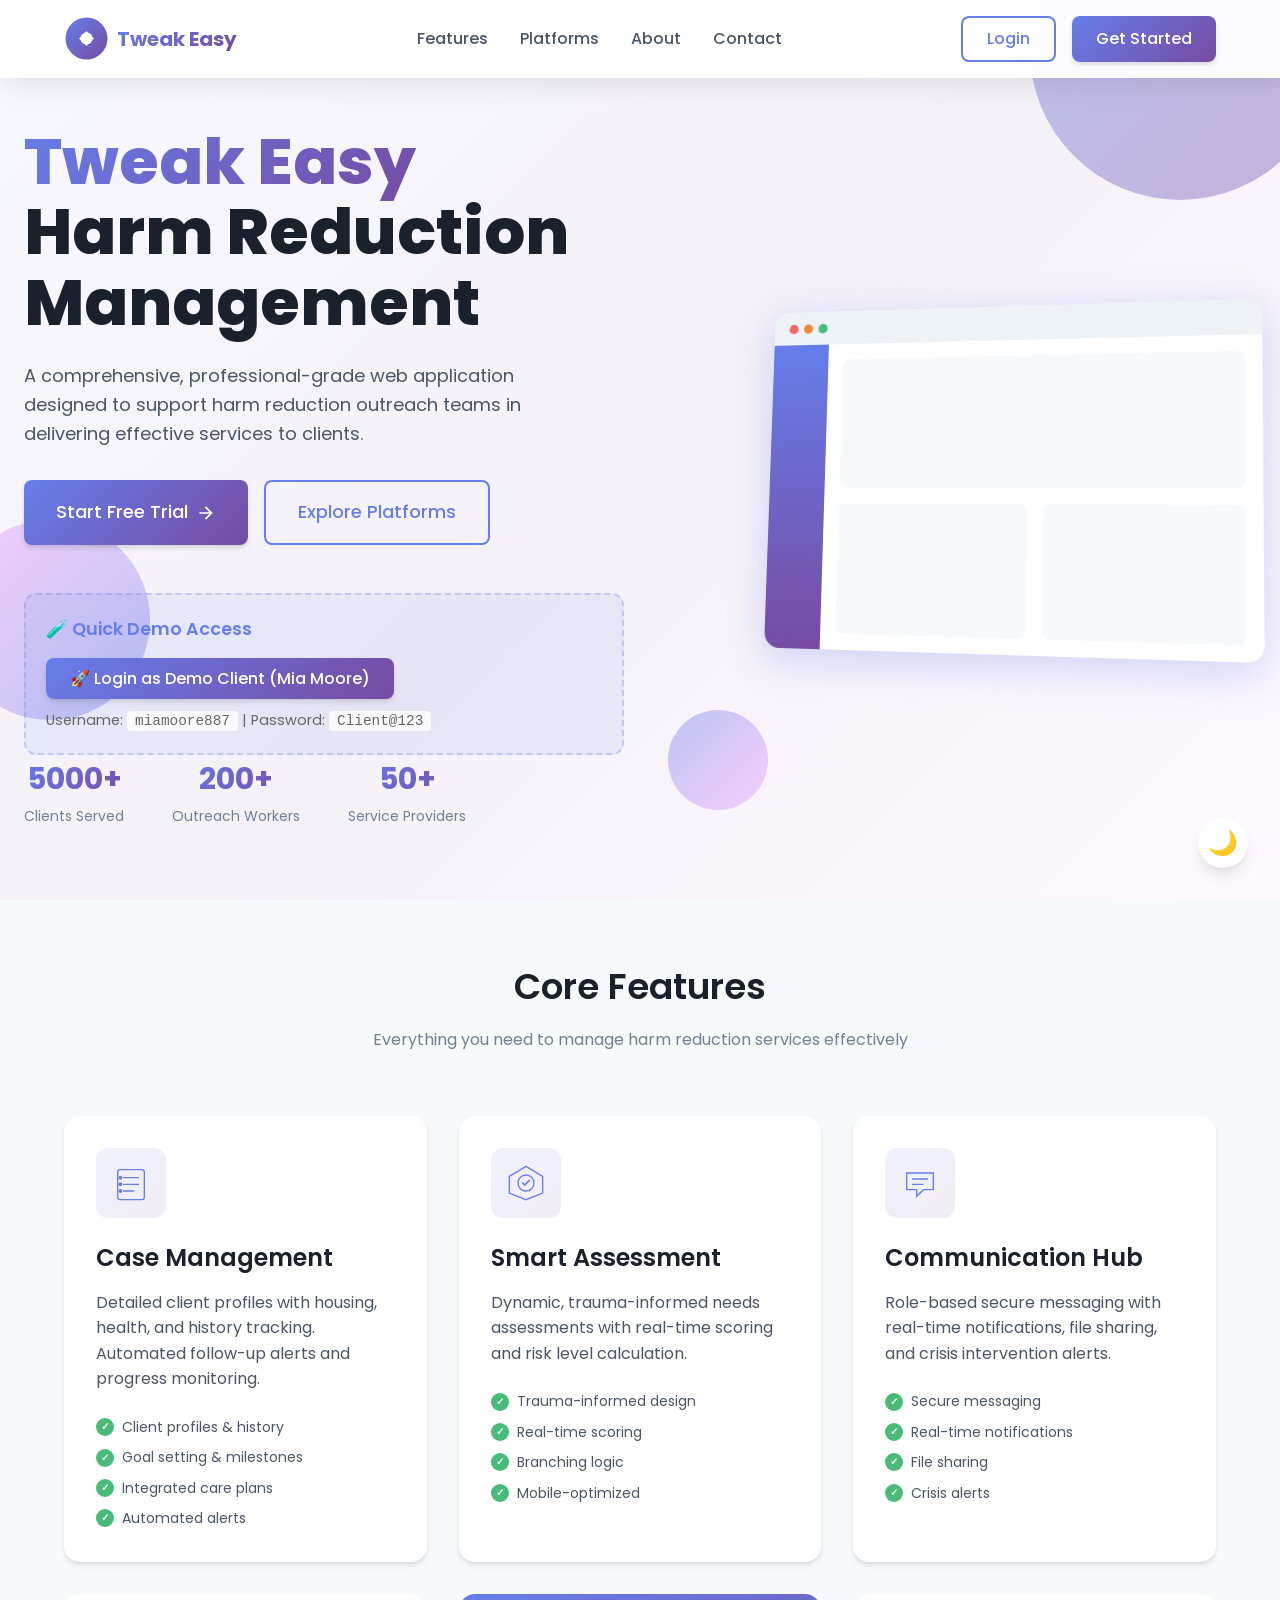
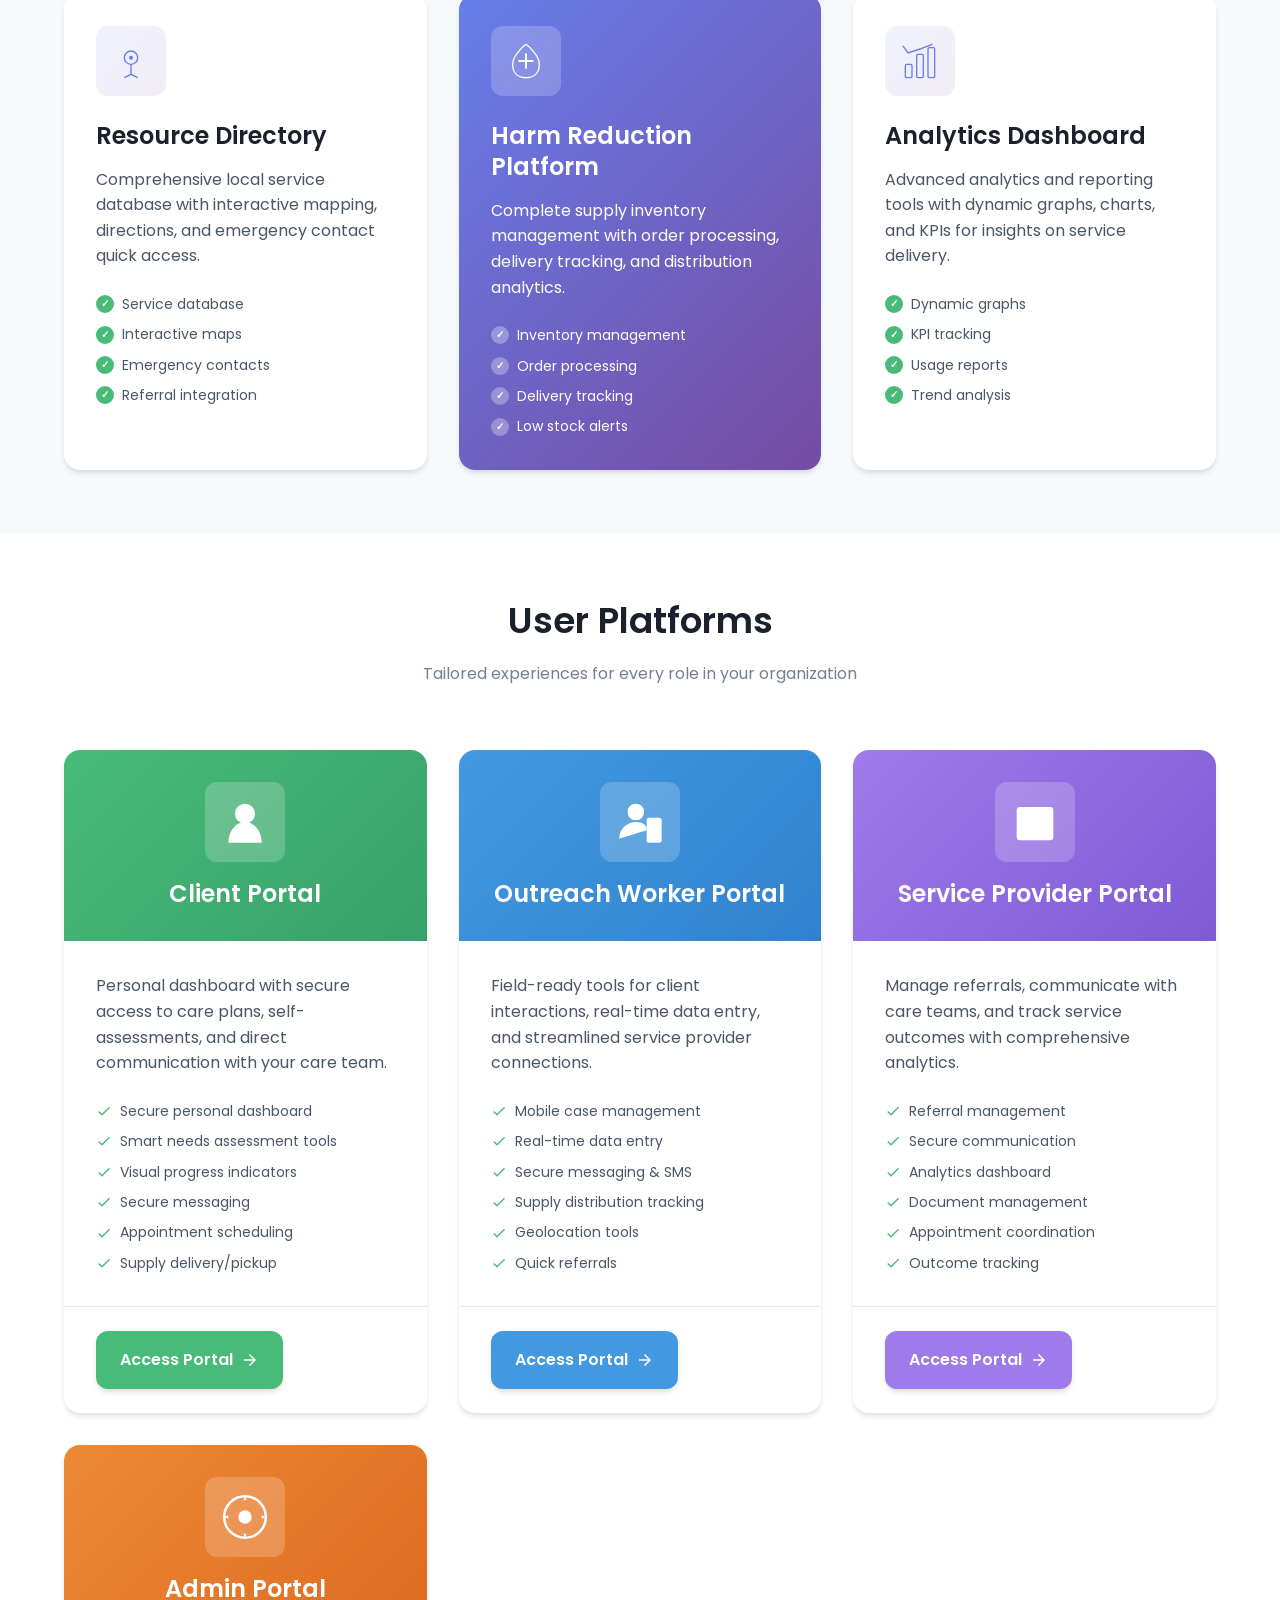
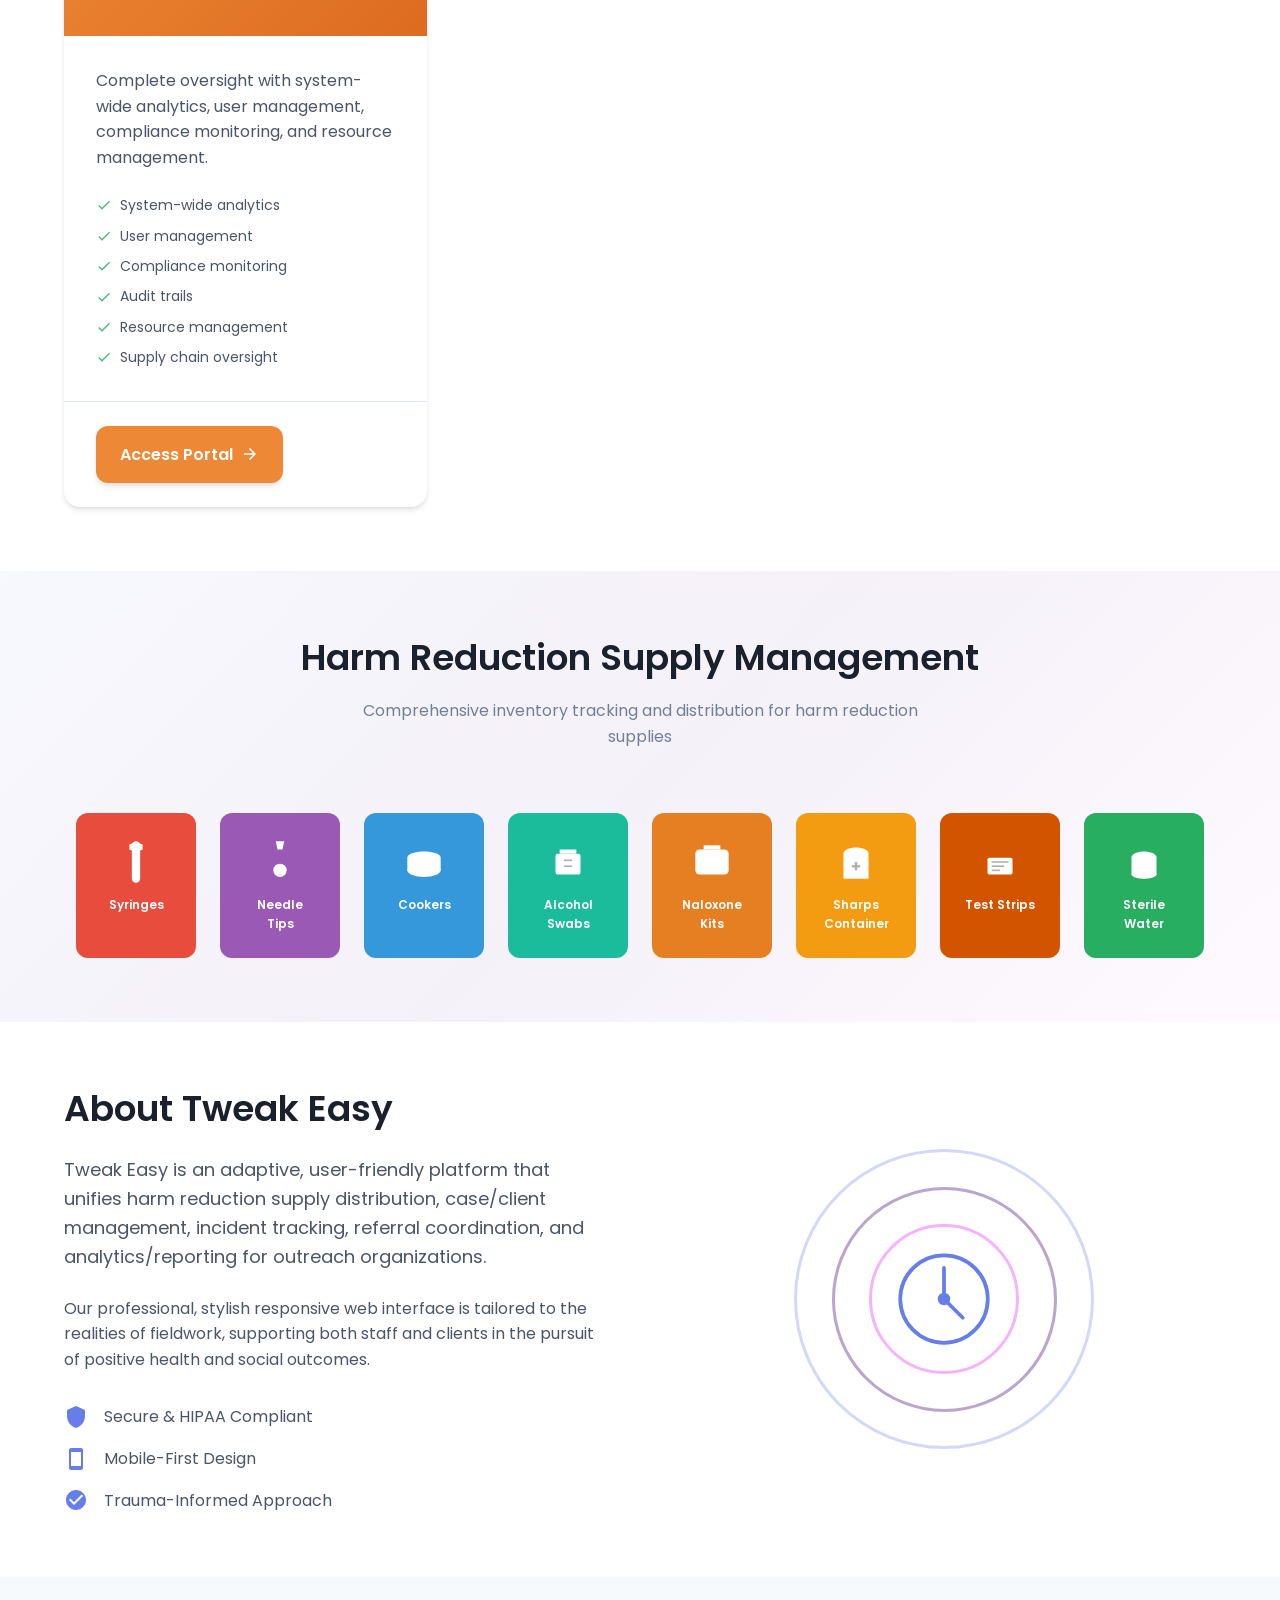
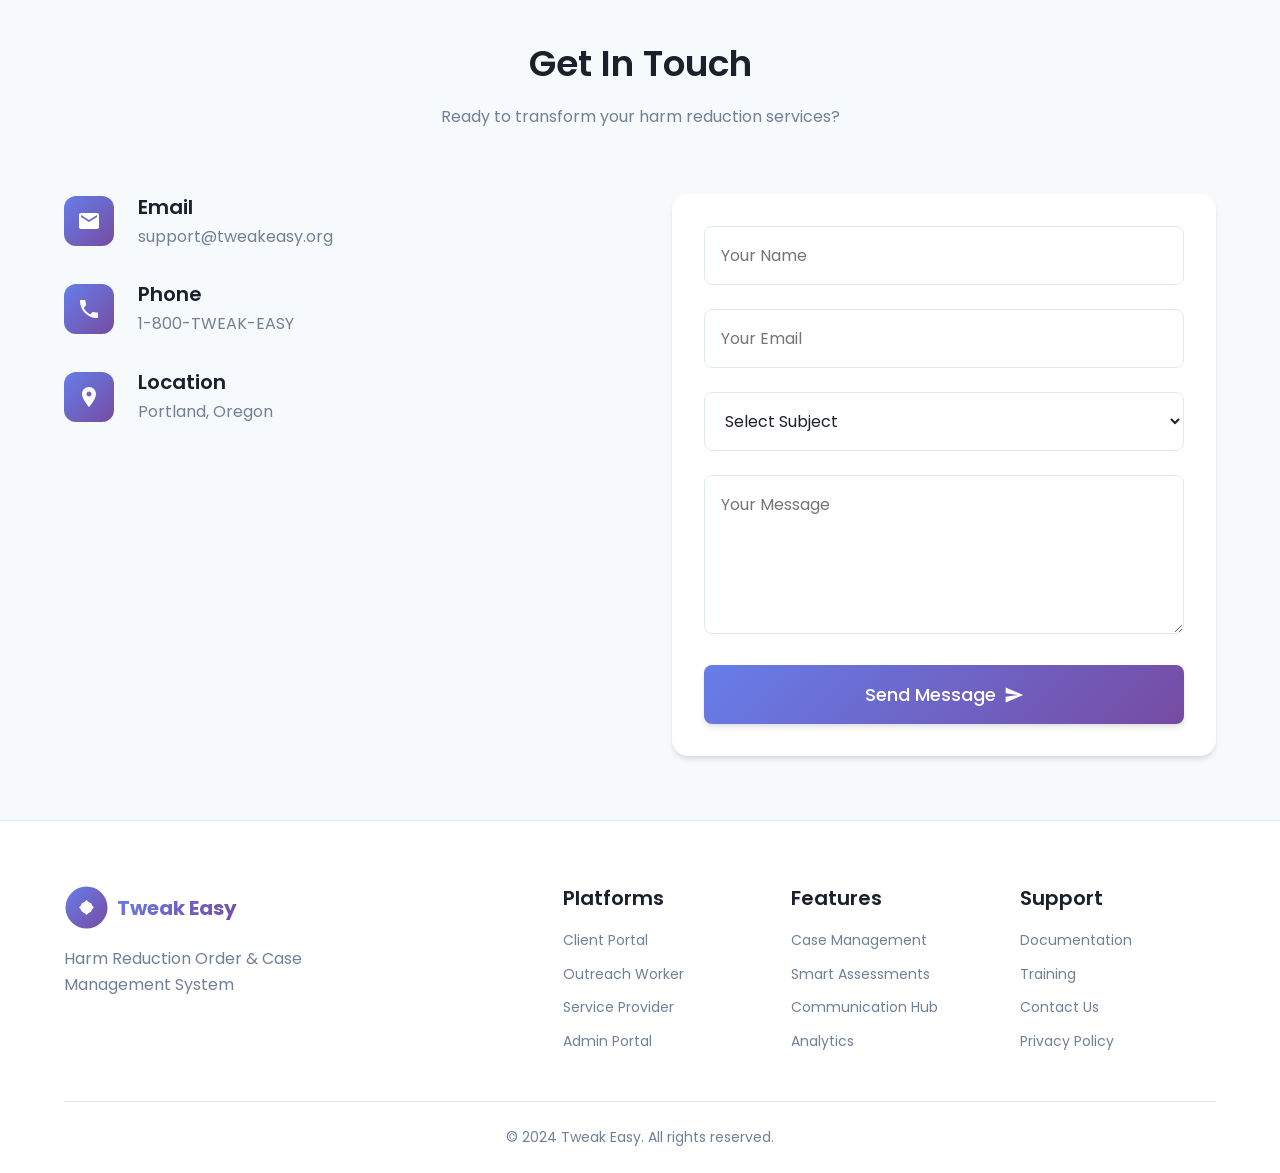
<file: index.html>
<!DOCTYPE html>
<html lang="en">
<head>
    <meta charset="UTF-8">
    <meta name="viewport" content="width=device-width, initial-scale=1.0">
    <title>Tweak Easy - Harm Reduction Order & Case Management System</title>
    <link rel="stylesheet" href="assets/css/main.css">
    <link rel="stylesheet" href="assets/css/landing.css">
    <link rel="preconnect" href="https://fonts.googleapis.com">
    <link rel="preconnect" href="https://fonts.gstatic.com" crossorigin>
    <link href="https://fonts.googleapis.com/css2?family=Poppins:wght@300;400;500;600;700;800&display=swap" rel="stylesheet">
</head>
<body class="theme-light">
    <!-- Theme Toggle -->
    <div class="theme-toggle" id="themeToggle">
        <span class="theme-icon">🌙</span>
    </div>

    <!-- Header Navigation -->
    <header class="header-3d">
        <nav class="nav-container">
            <div class="logo">
                <div class="logo-icon">
                    <svg viewBox="0 0 60 60" class="logo-svg">
                        <circle cx="30" cy="30" r="28" fill="url(#logoGradient)"/>
                        <path d="M20 30 L30 20 L40 30 L30 40 Z" fill="#fff" opacity="0.9"/>
                        <circle cx="30" cy="30" r="8" fill="#fff"/>
                        <defs>
                            <linearGradient id="logoGradient" x1="0%" y1="0%" x2="100%" y2="100%">
                                <stop offset="0%" style="stop-color:#667eea"/>
                                <stop offset="100%" style="stop-color:#764ba2"/>
                            </linearGradient>
                        </defs>
                    </svg>
                </div>
                <span class="logo-text">Tweak Easy</span>
            </div>
            <ul class="nav-links">
                <li><a href="#features">Features</a></li>
                <li><a href="#platforms">Platforms</a></li>
                <li><a href="#about">About</a></li>
                <li><a href="#contact">Contact</a></li>
            </ul>
            <div class="nav-buttons">
                <a href="pages/login.php" class="btn btn-outline">Login</a>
                <a href="pages/register.php" class="btn btn-primary">Get Started</a>
            </div>
            <div class="mobile-menu-toggle" id="mobileMenuToggle">
                <span></span>
                <span></span>
                <span></span>
            </div>
        </nav>
    </header>

    <!-- Hero Section -->
    <section class="hero">
        <div class="hero-background">
            <div class="floating-shapes">
                <div class="shape shape-1"></div>
                <div class="shape shape-2"></div>
                <div class="shape shape-3"></div>
                <div class="shape shape-4"></div>
            </div>
        </div>
        <div class="hero-content">
            <h1 class="hero-title">
                <span class="highlight">Tweak Easy</span>
                <br>Harm Reduction Management
            </h1>
            <p class="hero-subtitle">
                A comprehensive, professional-grade web application designed to support harm reduction 
                outreach teams in delivering effective services to clients.
            </p>
            <div class="hero-buttons">
                <a href="pages/register.php" class="btn btn-primary btn-lg">
                    <span>Start Free Trial</span>
                    <svg viewBox="0 0 24 24" width="20" height="20" fill="currentColor">
                        <path d="M12 4l-1.41 1.41L16.17 11H4v2h12.17l-5.58 5.59L12 20l8-8z"/>
                    </svg>
                </a>
                <a href="#platforms" class="btn btn-outline btn-lg">
                    <span>Explore Platforms</span>
                </a>
            </div>
            
            <!-- Demo Login Button -->
            <div style="margin-top: 30px; padding: 20px; background: rgba(102, 126, 234, 0.1); border-radius: 12px; border: 2px dashed rgba(102, 126, 234, 0.3);">
                <p style="margin: 0 0 15px 0; font-weight: 600; color: #667eea; font-size: 1.1em;">🧪 Quick Demo Access</p>
                <form id="demoLoginForm" action="pages/login_handler.php" method="POST" style="display: flex; gap: 10px; align-items: center; flex-wrap: wrap;">
                    <input type="hidden" name="username" value="miamoore887">
                    <input type="hidden" name="password" value="Client@123">
                    <button type="submit" class="btn btn-primary" style="margin: 0;">
                        <span>🚀 Login as Demo Client (Mia Moore)</span>
                    </button>
                    <span style="color: #666; font-size: 0.9em;">Username: <code style="background: rgba(255,255,255,0.8); padding: 2px 8px; border-radius: 4px; font-family: monospace;">miamoore887</code> | Password: <code style="background: rgba(255,255,255,0.8); padding: 2px 8px; border-radius: 4px; font-family: monospace;">Client@123</code></span>
                </form>
            </div>
            <div class="hero-stats">
                <div class="stat">
                    <span class="stat-number">5000+</span>
                    <span class="stat-label">Clients Served</span>
                </div>
                <div class="stat">
                    <span class="stat-number">200+</span>
                    <span class="stat-label">Outreach Workers</span>
                </div>
                <div class="stat">
                    <span class="stat-number">50+</span>
                    <span class="stat-label">Service Providers</span>
                </div>
            </div>
        </div>
        <div class="hero-image">
            <div class="dashboard-preview">
                <div class="preview-header">
                    <div class="preview-dots">
                        <span></span><span></span><span></span>
                    </div>
                </div>
                <div class="preview-content">
                    <div class="preview-sidebar"></div>
                    <div class="preview-main">
                        <div class="preview-card"></div>
                        <div class="preview-card"></div>
                        <div class="preview-card"></div>
                    </div>
                </div>
            </div>
        </div>
    </section>

    <!-- Features Section -->
    <section id="features" class="features-section">
        <div class="container">
            <div class="section-header">
                <h2>Core Features</h2>
                <p>Everything you need to manage harm reduction services effectively</p>
            </div>
            <div class="features-grid">
                <!-- Case Management -->
                <div class="feature-card">
                    <div class="feature-icon case-management">
                        <svg viewBox="0 0 60 60" fill="none">
                            <rect x="10" y="10" width="40" height="45" rx="4" stroke="currentColor" stroke-width="2" fill="none"/>
                            <line x1="18" y1="22" x2="42" y2="22" stroke="currentColor" stroke-width="2"/>
                            <line x1="18" y1="32" x2="42" y2="32" stroke="currentColor" stroke-width="2"/>
                            <line x1="18" y1="42" x2="35" y2="42" stroke="currentColor" stroke-width="2"/>
                            <circle cx="14" cy="22" r="3" fill="currentColor"/>
                            <circle cx="14" cy="32" r="3" fill="currentColor"/>
                            <circle cx="14" cy="42" r="3" fill="currentColor"/>
                        </svg>
                    </div>
                    <h3>Case Management</h3>
                    <p>Detailed client profiles with housing, health, and history tracking. Automated follow-up alerts and progress monitoring.</p>
                    <ul class="feature-list">
                        <li>Client profiles & history</li>
                        <li>Goal setting & milestones</li>
                        <li>Integrated care plans</li>
                        <li>Automated alerts</li>
                    </ul>
                </div>

                <!-- Smart Assessment -->
                <div class="feature-card">
                    <div class="feature-icon assessment">
                        <svg viewBox="0 0 60 60" fill="none">
                            <path d="M30 5 L55 20 L55 45 L30 55 L5 45 L5 20 Z" stroke="currentColor" stroke-width="2" fill="none"/>
                            <circle cx="30" cy="30" r="12" stroke="currentColor" stroke-width="2" fill="none"/>
                            <path d="M25 30 L28 33 L35 26" stroke="currentColor" stroke-width="2.5" stroke-linecap="round"/>
                        </svg>
                    </div>
                    <h3>Smart Assessment</h3>
                    <p>Dynamic, trauma-informed needs assessments with real-time scoring and risk level calculation.</p>
                    <ul class="feature-list">
                        <li>Trauma-informed design</li>
                        <li>Real-time scoring</li>
                        <li>Branching logic</li>
                        <li>Mobile-optimized</li>
                    </ul>
                </div>

                <!-- Communication Hub -->
                <div class="feature-card">
                    <div class="feature-icon communication">
                        <svg viewBox="0 0 60 60" fill="none">
                            <path d="M10 15 L50 15 L50 40 L35 40 L25 50 L25 40 L10 40 Z" stroke="currentColor" stroke-width="2" fill="none"/>
                            <line x1="18" y1="24" x2="42" y2="24" stroke="currentColor" stroke-width="2"/>
                            <line x1="18" y1="32" x2="35" y2="32" stroke="currentColor" stroke-width="2"/>
                        </svg>
                    </div>
                    <h3>Communication Hub</h3>
                    <p>Role-based secure messaging with real-time notifications, file sharing, and crisis intervention alerts.</p>
                    <ul class="feature-list">
                        <li>Secure messaging</li>
                        <li>Real-time notifications</li>
                        <li>File sharing</li>
                        <li>Crisis alerts</li>
                    </ul>
                </div>

                <!-- Resource Directory -->
                <div class="feature-card">
                    <div class="feature-icon directory">
                        <svg viewBox="0 0 60 60" fill="none">
                            <circle cx="30" cy="25" r="10" stroke="currentColor" stroke-width="2" fill="none"/>
                            <path d="M30 35 L30 50 M20 55 L30 50 L40 55" stroke="currentColor" stroke-width="2" fill="none"/>
                            <circle cx="30" cy="25" r="3" fill="currentColor"/>
                        </svg>
                    </div>
                    <h3>Resource Directory</h3>
                    <p>Comprehensive local service database with interactive mapping, directions, and emergency contact quick access.</p>
                    <ul class="feature-list">
                        <li>Service database</li>
                        <li>Interactive maps</li>
                        <li>Emergency contacts</li>
                        <li>Referral integration</li>
                    </ul>
                </div>

                <!-- Harm Reduction Platform -->
                <div class="feature-card featured">
                    <div class="feature-icon harm-reduction">
                        <svg viewBox="0 0 60 60" fill="none">
                            <path d="M30 5 C30 5 50 20 50 35 C50 50 40 55 30 55 C20 55 10 50 10 35 C10 20 30 5 30 5" stroke="currentColor" stroke-width="2" fill="none"/>
                            <path d="M30 20 L30 40 M20 30 L40 30" stroke="currentColor" stroke-width="3" stroke-linecap="round"/>
                        </svg>
                    </div>
                    <h3>Harm Reduction Platform</h3>
                    <p>Complete supply inventory management with order processing, delivery tracking, and distribution analytics.</p>
                    <ul class="feature-list">
                        <li>Inventory management</li>
                        <li>Order processing</li>
                        <li>Delivery tracking</li>
                        <li>Low stock alerts</li>
                    </ul>
                </div>

                <!-- Analytics Dashboard -->
                <div class="feature-card">
                    <div class="feature-icon analytics">
                        <svg viewBox="0 0 60 60" fill="none">
                            <rect x="8" y="35" width="10" height="20" rx="2" stroke="currentColor" stroke-width="2" fill="none"/>
                            <rect x="25" y="20" width="10" height="35" rx="2" stroke="currentColor" stroke-width="2" fill="none"/>
                            <rect x="42" y="10" width="10" height="45" rx="2" stroke="currentColor" stroke-width="2" fill="none"/>
                            <path d="M5 8 L12 18 L30 12 L48 5" stroke="currentColor" stroke-width="2" stroke-linecap="round"/>
                        </svg>
                    </div>
                    <h3>Analytics Dashboard</h3>
                    <p>Advanced analytics and reporting tools with dynamic graphs, charts, and KPIs for insights on service delivery.</p>
                    <ul class="feature-list">
                        <li>Dynamic graphs</li>
                        <li>KPI tracking</li>
                        <li>Usage reports</li>
                        <li>Trend analysis</li>
                    </ul>
                </div>
            </div>
        </div>
    </section>

    <!-- Platforms Section -->
    <section id="platforms" class="platforms-section">
        <div class="container">
            <div class="section-header">
                <h2>User Platforms</h2>
                <p>Tailored experiences for every role in your organization</p>
            </div>
            <div class="platforms-grid">
                <!-- Client Portal -->
                <div class="platform-card">
                    <div class="platform-header client">
                        <div class="platform-icon">
                            <svg viewBox="0 0 60 60" fill="currentColor">
                                <circle cx="30" cy="20" r="12"/>
                                <path d="M10 55 C10 40 20 30 30 30 C40 30 50 40 50 55"/>
                            </svg>
                        </div>
                        <h3>Client Portal</h3>
                    </div>
                    <div class="platform-content">
                        <p>Personal dashboard with secure access to care plans, self-assessments, and direct communication with your care team.</p>
                        <ul class="platform-features">
                            <li>
                                <svg viewBox="0 0 24 24" width="16" height="16" fill="currentColor">
                                    <path d="M9 16.17L4.83 12l-1.42 1.41L9 19 21 7l-1.41-1.41z"/>
                                </svg>
                                Secure personal dashboard
                            </li>
                            <li>
                                <svg viewBox="0 0 24 24" width="16" height="16" fill="currentColor">
                                    <path d="M9 16.17L4.83 12l-1.42 1.41L9 19 21 7l-1.41-1.41z"/>
                                </svg>
                                Smart needs assessment tools
                            </li>
                            <li>
                                <svg viewBox="0 0 24 24" width="16" height="16" fill="currentColor">
                                    <path d="M9 16.17L4.83 12l-1.42 1.41L9 19 21 7l-1.41-1.41z"/>
                                </svg>
                                Visual progress indicators
                            </li>
                            <li>
                                <svg viewBox="0 0 24 24" width="16" height="16" fill="currentColor">
                                    <path d="M9 16.17L4.83 12l-1.42 1.41L9 19 21 7l-1.41-1.41z"/>
                                </svg>
                                Secure messaging
                            </li>
                            <li>
                                <svg viewBox="0 0 24 24" width="16" height="16" fill="currentColor">
                                    <path d="M9 16.17L4.83 12l-1.42 1.41L9 19 21 7l-1.41-1.41z"/>
                                </svg>
                                Appointment scheduling
                            </li>
                            <li>
                                <svg viewBox="0 0 24 24" width="16" height="16" fill="currentColor">
                                    <path d="M9 16.17L4.83 12l-1.42 1.41L9 19 21 7l-1.41-1.41z"/>
                                </svg>
                                Supply delivery/pickup
                            </li>
                        </ul>
                    </div>
                    <div class="platform-footer">
                        <a href="pages/client/dashboard.php" class="btn btn-platform btn-client">
                            Access Portal
                            <svg viewBox="0 0 24 24" width="18" height="18" fill="currentColor">
                                <path d="M12 4l-1.41 1.41L16.17 11H4v2h12.17l-5.58 5.59L12 20l8-8z"/>
                            </svg>
                        </a>
                    </div>
                </div>

                <!-- Outreach Worker Portal -->
                <div class="platform-card">
                    <div class="platform-header worker">
                        <div class="platform-icon">
                            <svg viewBox="0 0 60 60" fill="currentColor">
                                <circle cx="25" cy="18" r="10"/>
                                <path d="M5 50 C5 38 15 30 25 30 C35 30 38 35 38 40"/>
                                <rect x="38" y="25" width="18" height="30" rx="3"/>
                                <line x1="42" y1="32" x2="52" y2="32" stroke="white" stroke-width="2"/>
                                <line x1="42" y1="38" x2="52" y2="38" stroke="white" stroke-width="2"/>
                            </svg>
                        </div>
                        <h3>Outreach Worker Portal</h3>
                    </div>
                    <div class="platform-content">
                        <p>Field-ready tools for client interactions, real-time data entry, and streamlined service provider connections.</p>
                        <ul class="platform-features">
                            <li>
                                <svg viewBox="0 0 24 24" width="16" height="16" fill="currentColor">
                                    <path d="M9 16.17L4.83 12l-1.42 1.41L9 19 21 7l-1.41-1.41z"/>
                                </svg>
                                Mobile case management
                            </li>
                            <li>
                                <svg viewBox="0 0 24 24" width="16" height="16" fill="currentColor">
                                    <path d="M9 16.17L4.83 12l-1.42 1.41L9 19 21 7l-1.41-1.41z"/>
                                </svg>
                                Real-time data entry
                            </li>
                            <li>
                                <svg viewBox="0 0 24 24" width="16" height="16" fill="currentColor">
                                    <path d="M9 16.17L4.83 12l-1.42 1.41L9 19 21 7l-1.41-1.41z"/>
                                </svg>
                                Secure messaging & SMS
                            </li>
                            <li>
                                <svg viewBox="0 0 24 24" width="16" height="16" fill="currentColor">
                                    <path d="M9 16.17L4.83 12l-1.42 1.41L9 19 21 7l-1.41-1.41z"/>
                                </svg>
                                Supply distribution tracking
                            </li>
                            <li>
                                <svg viewBox="0 0 24 24" width="16" height="16" fill="currentColor">
                                    <path d="M9 16.17L4.83 12l-1.42 1.41L9 19 21 7l-1.41-1.41z"/>
                                </svg>
                                Geolocation tools
                            </li>
                            <li>
                                <svg viewBox="0 0 24 24" width="16" height="16" fill="currentColor">
                                    <path d="M9 16.17L4.83 12l-1.42 1.41L9 19 21 7l-1.41-1.41z"/>
                                </svg>
                                Quick referrals
                            </li>
                        </ul>
                    </div>
                    <div class="platform-footer">
                        <a href="pages/worker/dashboard.php" class="btn btn-platform btn-worker">
                            Access Portal
                            <svg viewBox="0 0 24 24" width="18" height="18" fill="currentColor">
                                <path d="M12 4l-1.41 1.41L16.17 11H4v2h12.17l-5.58 5.59L12 20l8-8z"/>
                            </svg>
                        </a>
                    </div>
                </div>

                <!-- Service Provider Portal -->
                <div class="platform-card">
                    <div class="platform-header provider">
                        <div class="platform-icon">
                            <svg viewBox="0 0 60 60" fill="currentColor">
                                <rect x="8" y="12" width="44" height="40" rx="4"/>
                                <path d="M25 25 L35 25 L35 35 L25 35 Z" fill="white"/>
                                <path d="M28 20 L28 40 M23 30 L37 30" stroke="white" stroke-width="3"/>
                            </svg>
                        </div>
                        <h3>Service Provider Portal</h3>
                    </div>
                    <div class="platform-content">
                        <p>Manage referrals, communicate with care teams, and track service outcomes with comprehensive analytics.</p>
                        <ul class="platform-features">
                            <li>
                                <svg viewBox="0 0 24 24" width="16" height="16" fill="currentColor">
                                    <path d="M9 16.17L4.83 12l-1.42 1.41L9 19 21 7l-1.41-1.41z"/>
                                </svg>
                                Referral management
                            </li>
                            <li>
                                <svg viewBox="0 0 24 24" width="16" height="16" fill="currentColor">
                                    <path d="M9 16.17L4.83 12l-1.42 1.41L9 19 21 7l-1.41-1.41z"/>
                                </svg>
                                Secure communication
                            </li>
                            <li>
                                <svg viewBox="0 0 24 24" width="16" height="16" fill="currentColor">
                                    <path d="M9 16.17L4.83 12l-1.42 1.41L9 19 21 7l-1.41-1.41z"/>
                                </svg>
                                Analytics dashboard
                            </li>
                            <li>
                                <svg viewBox="0 0 24 24" width="16" height="16" fill="currentColor">
                                    <path d="M9 16.17L4.83 12l-1.42 1.41L9 19 21 7l-1.41-1.41z"/>
                                </svg>
                                Document management
                            </li>
                            <li>
                                <svg viewBox="0 0 24 24" width="16" height="16" fill="currentColor">
                                    <path d="M9 16.17L4.83 12l-1.42 1.41L9 19 21 7l-1.41-1.41z"/>
                                </svg>
                                Appointment coordination
                            </li>
                            <li>
                                <svg viewBox="0 0 24 24" width="16" height="16" fill="currentColor">
                                    <path d="M9 16.17L4.83 12l-1.42 1.41L9 19 21 7l-1.41-1.41z"/>
                                </svg>
                                Outcome tracking
                            </li>
                        </ul>
                    </div>
                    <div class="platform-footer">
                        <a href="pages/provider/dashboard.php" class="btn btn-platform btn-provider">
                            Access Portal
                            <svg viewBox="0 0 24 24" width="18" height="18" fill="currentColor">
                                <path d="M12 4l-1.41 1.41L16.17 11H4v2h12.17l-5.58 5.59L12 20l8-8z"/>
                            </svg>
                        </a>
                    </div>
                </div>

                <!-- Admin Portal -->
                <div class="platform-card">
                    <div class="platform-header admin">
                        <div class="platform-icon">
                            <svg viewBox="0 0 60 60" fill="currentColor">
                                <circle cx="30" cy="30" r="25" fill="none" stroke="currentColor" stroke-width="3"/>
                                <path d="M30 10 L30 18 M30 42 L30 50 M10 30 L18 30 M42 30 L50 30"/>
                                <circle cx="30" cy="30" r="8"/>
                                <path d="M30 5 L32 10 L28 10 Z"/>
                                <path d="M30 55 L32 50 L28 50 Z"/>
                                <path d="M5 30 L10 32 L10 28 Z"/>
                                <path d="M55 30 L50 32 L50 28 Z"/>
                            </svg>
                        </div>
                        <h3>Admin Portal</h3>
                    </div>
                    <div class="platform-content">
                        <p>Complete oversight with system-wide analytics, user management, compliance monitoring, and resource management.</p>
                        <ul class="platform-features">
                            <li>
                                <svg viewBox="0 0 24 24" width="16" height="16" fill="currentColor">
                                    <path d="M9 16.17L4.83 12l-1.42 1.41L9 19 21 7l-1.41-1.41z"/>
                                </svg>
                                System-wide analytics
                            </li>
                            <li>
                                <svg viewBox="0 0 24 24" width="16" height="16" fill="currentColor">
                                    <path d="M9 16.17L4.83 12l-1.42 1.41L9 19 21 7l-1.41-1.41z"/>
                                </svg>
                                User management
                            </li>
                            <li>
                                <svg viewBox="0 0 24 24" width="16" height="16" fill="currentColor">
                                    <path d="M9 16.17L4.83 12l-1.42 1.41L9 19 21 7l-1.41-1.41z"/>
                                </svg>
                                Compliance monitoring
                            </li>
                            <li>
                                <svg viewBox="0 0 24 24" width="16" height="16" fill="currentColor">
                                    <path d="M9 16.17L4.83 12l-1.42 1.41L9 19 21 7l-1.41-1.41z"/>
                                </svg>
                                Audit trails
                            </li>
                            <li>
                                <svg viewBox="0 0 24 24" width="16" height="16" fill="currentColor">
                                    <path d="M9 16.17L4.83 12l-1.42 1.41L9 19 21 7l-1.41-1.41z"/>
                                </svg>
                                Resource management
                            </li>
                            <li>
                                <svg viewBox="0 0 24 24" width="16" height="16" fill="currentColor">
                                    <path d="M9 16.17L4.83 12l-1.42 1.41L9 19 21 7l-1.41-1.41z"/>
                                </svg>
                                Supply chain oversight
                            </li>
                        </ul>
                    </div>
                    <div class="platform-footer">
                        <a href="pages/admin/dashboard.php" class="btn btn-platform btn-admin">
                            Access Portal
                            <svg viewBox="0 0 24 24" width="18" height="18" fill="currentColor">
                                <path d="M12 4l-1.41 1.41L16.17 11H4v2h12.17l-5.58 5.59L12 20l8-8z"/>
                            </svg>
                        </a>
                    </div>
                </div>
            </div>
        </div>
    </section>

    <!-- Harm Reduction Supplies Section -->
    <section class="supplies-section">
        <div class="container">
            <div class="section-header">
                <h2>Harm Reduction Supply Management</h2>
                <p>Comprehensive inventory tracking and distribution for harm reduction supplies</p>
            </div>
            <div class="supplies-showcase">
                <div class="supply-item" style="--tile-color: #e74c3c">
                    <div class="supply-icon">
                        <svg viewBox="0 0 60 60" fill="white">
                            <rect x="25" y="5" width="10" height="50" rx="5"/>
                            <rect x="22" y="8" width="16" height="8" rx="2"/>
                            <line x1="30" y1="20" x2="30" y2="45" stroke="rgba(255,255,255,0.5)" stroke-width="2"/>
                        </svg>
                    </div>
                    <span>Syringes</span>
                </div>
                <div class="supply-item" style="--tile-color: #9b59b6">
                    <div class="supply-icon">
                        <svg viewBox="0 0 60 60" fill="white">
                            <path d="M30 5 L30 40"/>
                            <circle cx="30" cy="40" r="8"/>
                            <path d="M25 5 L35 5 L33 15 L27 15 Z"/>
                        </svg>
                    </div>
                    <span>Needle Tips</span>
                </div>
                <div class="supply-item" style="--tile-color: #3498db">
                    <div class="supply-icon">
                        <svg viewBox="0 0 60 60" fill="white">
                            <ellipse cx="30" cy="40" rx="20" ry="8"/>
                            <path d="M10 40 L10 25 C10 15 50 15 50 25 L50 40"/>
                        </svg>
                    </div>
                    <span>Cookers</span>
                </div>
                <div class="supply-item" style="--tile-color: #1abc9c">
                    <div class="supply-icon">
                        <svg viewBox="0 0 60 60" fill="white">
                            <rect x="15" y="20" width="30" height="25" rx="3"/>
                            <path d="M20 20 L20 15 L40 15 L40 20"/>
                            <line x1="25" y1="28" x2="35" y2="28" stroke="rgba(0,0,0,0.3)" stroke-width="2"/>
                            <line x1="25" y1="35" x2="35" y2="35" stroke="rgba(0,0,0,0.3)" stroke-width="2"/>
                        </svg>
                    </div>
                    <span>Alcohol Swabs</span>
                </div>
                <div class="supply-item" style="--tile-color: #e67e22">
                    <div class="supply-icon">
                        <svg viewBox="0 0 60 60" fill="white">
                            <rect x="10" y="15" width="40" height="30" rx="5"/>
                            <path d="M20 15 L20 10 L40 10 L40 15"/>
                            <path d="M25 25 L35 25 L35 35 L25 35 Z M28 22 L28 38 M22 30 L38 30" stroke="white" stroke-width="2" fill="none"/>
                        </svg>
                    </div>
                    <span>Naloxone Kits</span>
                </div>
                <div class="supply-item" style="--tile-color: #f39c12">
                    <div class="supply-icon">
                        <svg viewBox="0 0 60 60" fill="white">
                            <path d="M15 50 L15 20 C15 10 45 10 45 20 L45 50 Z"/>
                            <path d="M25 35 L35 35 M30 30 L30 40" stroke="rgba(0,0,0,0.3)" stroke-width="3"/>
                        </svg>
                    </div>
                    <span>Sharps Container</span>
                </div>
                <div class="supply-item" style="--tile-color: #d35400">
                    <div class="supply-icon">
                        <svg viewBox="0 0 60 60" fill="white">
                            <rect x="15" y="25" width="30" height="20" rx="2"/>
                            <line x1="20" y1="30" x2="40" y2="30" stroke="rgba(0,0,0,0.3)" stroke-width="2"/>
                            <line x1="20" y1="35" x2="35" y2="35" stroke="rgba(0,0,0,0.3)" stroke-width="2"/>
                            <line x1="20" y1="40" x2="30" y2="40" stroke="rgba(0,0,0,0.3)" stroke-width="2"/>
                        </svg>
                    </div>
                    <span>Test Strips</span>
                </div>
                <div class="supply-item" style="--tile-color: #27ae60">
                    <div class="supply-icon">
                        <svg viewBox="0 0 60 60" fill="white">
                            <ellipse cx="30" cy="45" rx="15" ry="5"/>
                            <path d="M15 45 L15 25 C15 15 45 15 45 25 L45 45"/>
                            <ellipse cx="30" cy="25" rx="15" ry="5" fill="rgba(255,255,255,0.8)"/>
                        </svg>
                    </div>
                    <span>Sterile Water</span>
                </div>
            </div>
        </div>
    </section>

    <!-- About Section -->
    <section id="about" class="about-section">
        <div class="container">
            <div class="about-content">
                <div class="about-text">
                    <h2>About Tweak Easy</h2>
                    <p class="lead">
                        Tweak Easy is an adaptive, user-friendly platform that unifies harm reduction supply distribution, 
                        case/client management, incident tracking, referral coordination, and analytics/reporting for outreach organizations.
                    </p>
                    <p>
                        Our professional, stylish responsive web interface is tailored to the realities of fieldwork, 
                        supporting both staff and clients in the pursuit of positive health and social outcomes.
                    </p>
                    <div class="about-features">
                        <div class="about-feature">
                            <svg viewBox="0 0 24 24" width="24" height="24" fill="currentColor">
                                <path d="M12 1L3 5v6c0 5.55 3.84 10.74 9 12 5.16-1.26 9-6.45 9-12V5l-9-4z"/>
                            </svg>
                            <span>Secure & HIPAA Compliant</span>
                        </div>
                        <div class="about-feature">
                            <svg viewBox="0 0 24 24" width="24" height="24" fill="currentColor">
                                <path d="M17 1.01L7 1c-1.1 0-2 .9-2 2v18c0 1.1.9 2 2 2h10c1.1 0 2-.9 2-2V3c0-1.1-.9-1.99-2-1.99zM17 19H7V5h10v14z"/>
                            </svg>
                            <span>Mobile-First Design</span>
                        </div>
                        <div class="about-feature">
                            <svg viewBox="0 0 24 24" width="24" height="24" fill="currentColor">
                                <path d="M12 2C6.48 2 2 6.48 2 12s4.48 10 10 10 10-4.48 10-10S17.52 2 12 2zm-2 15l-5-5 1.41-1.41L10 14.17l7.59-7.59L19 8l-9 9z"/>
                            </svg>
                            <span>Trauma-Informed Approach</span>
                        </div>
                    </div>
                </div>
                <div class="about-image">
                    <div class="about-visual">
                        <div class="visual-circle circle-1"></div>
                        <div class="visual-circle circle-2"></div>
                        <div class="visual-circle circle-3"></div>
                        <div class="visual-icon">
                            <svg viewBox="0 0 80 80" fill="none">
                                <circle cx="40" cy="40" r="35" stroke="currentColor" stroke-width="3"/>
                                <path d="M40 15 L40 40 L55 55" stroke="currentColor" stroke-width="3" stroke-linecap="round"/>
                                <circle cx="40" cy="40" r="5" fill="currentColor"/>
                            </svg>
                        </div>
                    </div>
                </div>
            </div>
        </div>
    </section>

    <!-- Contact Section -->
    <section id="contact" class="contact-section">
        <div class="container">
            <div class="section-header">
                <h2>Get In Touch</h2>
                <p>Ready to transform your harm reduction services?</p>
            </div>
            <div class="contact-grid">
                <div class="contact-info">
                    <div class="contact-item">
                        <div class="contact-icon">
                            <svg viewBox="0 0 24 24" width="24" height="24" fill="currentColor">
                                <path d="M20 4H4c-1.1 0-1.99.9-1.99 2L2 18c0 1.1.9 2 2 2h16c1.1 0 2-.9 2-2V6c0-1.1-.9-2-2-2zm0 4l-8 5-8-5V6l8 5 8-5v2z"/>
                            </svg>
                        </div>
                        <div>
                            <h4>Email</h4>
                            <p>support@tweakeasy.org</p>
                        </div>
                    </div>
                    <div class="contact-item">
                        <div class="contact-icon">
                            <svg viewBox="0 0 24 24" width="24" height="24" fill="currentColor">
                                <path d="M6.62 10.79c1.44 2.83 3.76 5.14 6.59 6.59l2.2-2.2c.27-.27.67-.36 1.02-.24 1.12.37 2.33.57 3.57.57.55 0 1 .45 1 1V20c0 .55-.45 1-1 1-9.39 0-17-7.61-17-17 0-.55.45-1 1-1h3.5c.55 0 1 .45 1 1 0 1.25.2 2.45.57 3.57.11.35.03.74-.25 1.02l-2.2 2.2z"/>
                            </svg>
                        </div>
                        <div>
                            <h4>Phone</h4>
                            <p>1-800-TWEAK-EASY</p>
                        </div>
                    </div>
                    <div class="contact-item">
                        <div class="contact-icon">
                            <svg viewBox="0 0 24 24" width="24" height="24" fill="currentColor">
                                <path d="M12 2C8.13 2 5 5.13 5 9c0 5.25 7 13 7 13s7-7.75 7-13c0-3.87-3.13-7-7-7zm0 9.5c-1.38 0-2.5-1.12-2.5-2.5s1.12-2.5 2.5-2.5 2.5 1.12 2.5 2.5-1.12 2.5-2.5 2.5z"/>
                            </svg>
                        </div>
                        <div>
                            <h4>Location</h4>
                            <p>Portland, Oregon</p>
                        </div>
                    </div>
                </div>
                <form class="contact-form" id="contactForm">
                    <div class="form-group">
                        <input type="text" name="name" placeholder="Your Name" required>
                    </div>
                    <div class="form-group">
                        <input type="email" name="email" placeholder="Your Email" required>
                    </div>
                    <div class="form-group">
                        <select name="subject" required>
                            <option value="">Select Subject</option>
                            <option value="demo">Request a Demo</option>
                            <option value="support">Technical Support</option>
                            <option value="partnership">Partnership Inquiry</option>
                            <option value="other">Other</option>
                        </select>
                    </div>
                    <div class="form-group">
                        <textarea name="message" placeholder="Your Message" rows="5" required></textarea>
                    </div>
                    <button type="submit" class="btn btn-primary btn-lg btn-block">
                        Send Message
                        <svg viewBox="0 0 24 24" width="20" height="20" fill="currentColor">
                            <path d="M2.01 21L23 12 2.01 3 2 10l15 2-15 2z"/>
                        </svg>
                    </button>
                </form>
            </div>
        </div>
    </section>

    <!-- Footer -->
    <footer class="footer">
        <div class="container">
            <div class="footer-content">
                <div class="footer-brand">
                    <div class="logo">
                        <div class="logo-icon">
                            <svg viewBox="0 0 60 60" class="logo-svg">
                                <circle cx="30" cy="30" r="28" fill="url(#footerLogoGradient)"/>
                                <path d="M20 30 L30 20 L40 30 L30 40 Z" fill="#fff" opacity="0.9"/>
                                <circle cx="30" cy="30" r="8" fill="#fff"/>
                                <defs>
                                    <linearGradient id="footerLogoGradient" x1="0%" y1="0%" x2="100%" y2="100%">
                                        <stop offset="0%" style="stop-color:#667eea"/>
                                        <stop offset="100%" style="stop-color:#764ba2"/>
                                    </linearGradient>
                                </defs>
                            </svg>
                        </div>
                        <span class="logo-text">Tweak Easy</span>
                    </div>
                    <p>Harm Reduction Order & Case Management System</p>
                </div>
                <div class="footer-links">
                    <div class="footer-column">
                        <h4>Platforms</h4>
                        <ul>
                            <li><a href="pages/client/dashboard.php">Client Portal</a></li>
                            <li><a href="pages/worker/dashboard.php">Outreach Worker</a></li>
                            <li><a href="pages/provider/dashboard.php">Service Provider</a></li>
                            <li><a href="pages/admin/dashboard.php">Admin Portal</a></li>
                        </ul>
                    </div>
                    <div class="footer-column">
                        <h4>Features</h4>
                        <ul>
                            <li><a href="#features">Case Management</a></li>
                            <li><a href="#features">Smart Assessments</a></li>
                            <li><a href="#features">Communication Hub</a></li>
                            <li><a href="#features">Analytics</a></li>
                        </ul>
                    </div>
                    <div class="footer-column">
                        <h4>Support</h4>
                        <ul>
                            <li><a href="#">Documentation</a></li>
                            <li><a href="#">Training</a></li>
                            <li><a href="#">Contact Us</a></li>
                            <li><a href="#">Privacy Policy</a></li>
                        </ul>
                    </div>
                </div>
            </div>
            <div class="footer-bottom">
                <p>&copy; 2024 Tweak Easy. All rights reserved.</p>
            </div>
        </div>
    </footer>

    <script src="assets/js/main.js"></script>
    <script src="assets/js/landing.js"></script>
</body>
</html>
</file>
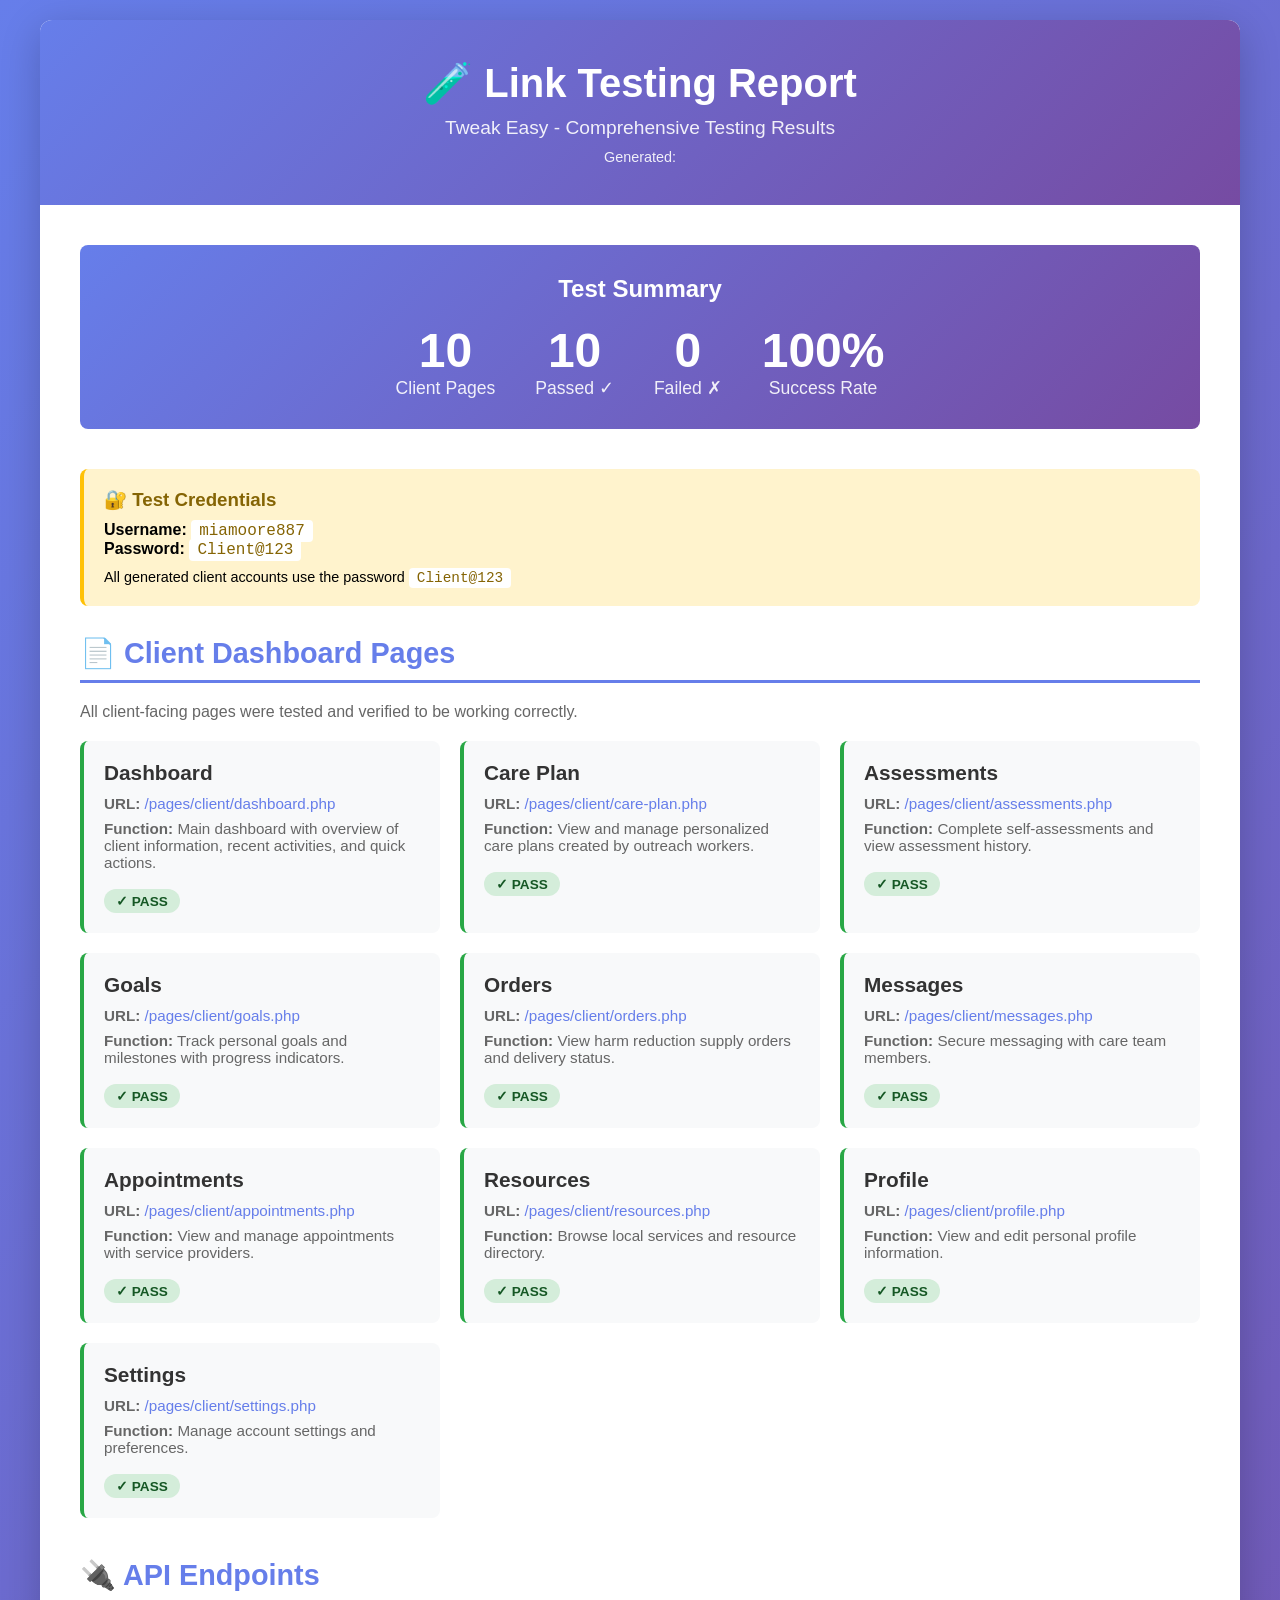
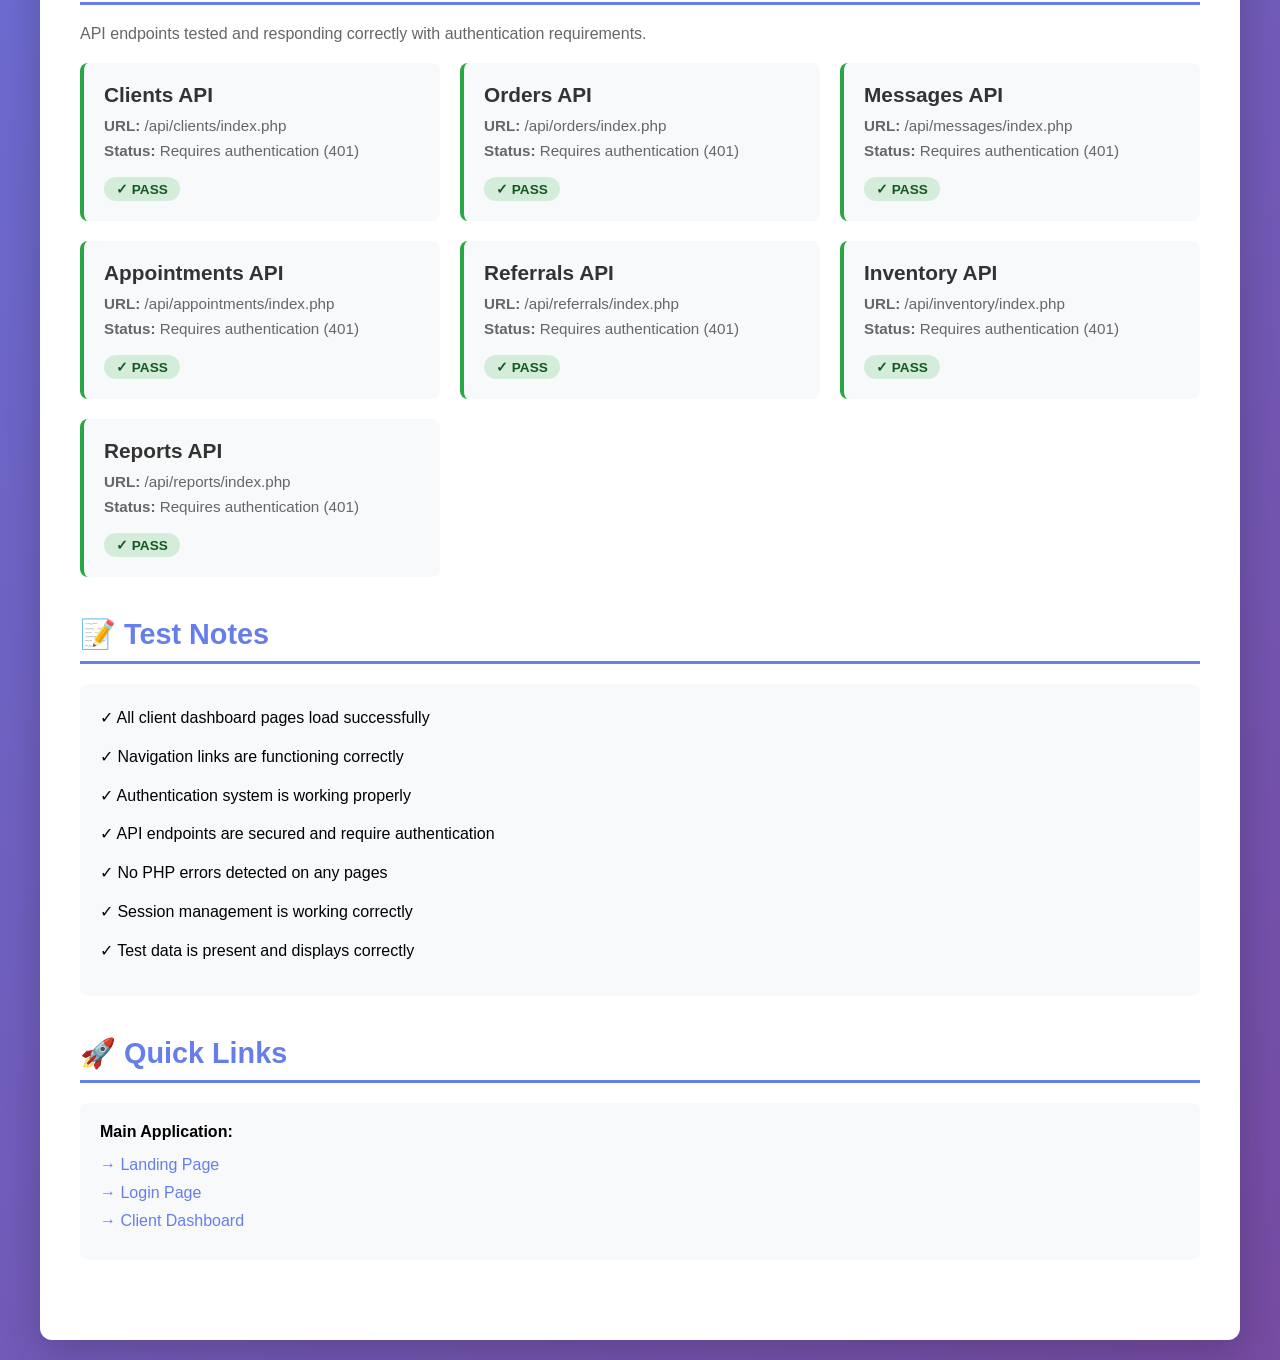
<file: test_report.html>
<!DOCTYPE html>
<html lang="en">
<head>
    <meta charset="UTF-8">
    <meta name="viewport" content="width=device-width, initial-scale=1.0">
    <title>Link Testing Report - Tweak Easy</title>
    <style>
        * {
            margin: 0;
            padding: 0;
            box-sizing: border-box;
        }
        
        body {
            font-family: 'Segoe UI', Tahoma, Geneva, Verdana, sans-serif;
            background: linear-gradient(135deg, #667eea 0%, #764ba2 100%);
            padding: 20px;
            min-height: 100vh;
        }
        
        .container {
            max-width: 1200px;
            margin: 0 auto;
            background: white;
            border-radius: 12px;
            box-shadow: 0 10px 40px rgba(0,0,0,0.2);
            overflow: hidden;
        }
        
        .header {
            background: linear-gradient(135deg, #667eea 0%, #764ba2 100%);
            color: white;
            padding: 40px;
            text-align: center;
        }
        
        .header h1 {
            font-size: 2.5em;
            margin-bottom: 10px;
        }
        
        .header p {
            font-size: 1.2em;
            opacity: 0.9;
        }
        
        .content {
            padding: 40px;
        }
        
        .test-section {
            margin-bottom: 40px;
        }
        
        .test-section h2 {
            color: #667eea;
            font-size: 1.8em;
            margin-bottom: 20px;
            padding-bottom: 10px;
            border-bottom: 3px solid #667eea;
        }
        
        .test-grid {
            display: grid;
            grid-template-columns: repeat(auto-fill, minmax(300px, 1fr));
            gap: 20px;
            margin-top: 20px;
        }
        
        .test-card {
            background: #f8f9fa;
            border-radius: 8px;
            padding: 20px;
            border-left: 4px solid #28a745;
            transition: transform 0.2s, box-shadow 0.2s;
        }
        
        .test-card:hover {
            transform: translateY(-2px);
            box-shadow: 0 4px 12px rgba(0,0,0,0.1);
        }
        
        .test-card.failed {
            border-left-color: #dc3545;
        }
        
        .test-card h3 {
            color: #333;
            font-size: 1.3em;
            margin-bottom: 10px;
        }
        
        .test-card p {
            color: #666;
            margin-bottom: 8px;
            font-size: 0.95em;
        }
        
        .test-card .status {
            display: inline-block;
            padding: 4px 12px;
            border-radius: 20px;
            font-size: 0.85em;
            font-weight: 600;
            margin-top: 10px;
        }
        
        .status.pass {
            background: #d4edda;
            color: #155724;
        }
        
        .status.fail {
            background: #f8d7da;
            color: #721c24;
        }
        
        .test-card a {
            color: #667eea;
            text-decoration: none;
            font-weight: 500;
        }
        
        .test-card a:hover {
            text-decoration: underline;
        }
        
        .summary {
            background: linear-gradient(135deg, #667eea 0%, #764ba2 100%);
            color: white;
            padding: 30px;
            border-radius: 8px;
            margin-bottom: 40px;
            text-align: center;
        }
        
        .summary h2 {
            color: white;
            border: none;
            margin-bottom: 20px;
        }
        
        .stats {
            display: flex;
            justify-content: center;
            gap: 40px;
            flex-wrap: wrap;
        }
        
        .stat {
            text-align: center;
        }
        
        .stat-number {
            font-size: 3em;
            font-weight: bold;
            display: block;
        }
        
        .stat-label {
            font-size: 1.1em;
            opacity: 0.9;
        }
        
        .credentials {
            background: #fff3cd;
            border-left: 4px solid #ffc107;
            padding: 20px;
            border-radius: 8px;
            margin-bottom: 30px;
        }
        
        .credentials h3 {
            color: #856404;
            margin-bottom: 10px;
        }
        
        .credentials code {
            background: #fff;
            padding: 2px 8px;
            border-radius: 4px;
            color: #856404;
            font-family: 'Courier New', monospace;
        }
    </style>
</head>
<body>
    <div class="container">
        <div class="header">
            <h1>🧪 Link Testing Report</h1>
            <p>Tweak Easy - Comprehensive Testing Results</p>
            <p style="font-size: 0.9em; margin-top: 10px;">Generated: <?php echo date('F j, Y \a\t g:i A'); ?></p>
        </div>
        
        <div class="content">
            <div class="summary">
                <h2>Test Summary</h2>
                <div class="stats">
                    <div class="stat">
                        <span class="stat-number">10</span>
                        <span class="stat-label">Client Pages</span>
                    </div>
                    <div class="stat">
                        <span class="stat-number">10</span>
                        <span class="stat-label">Passed ✓</span>
                    </div>
                    <div class="stat">
                        <span class="stat-number">0</span>
                        <span class="stat-label">Failed ✗</span>
                    </div>
                    <div class="stat">
                        <span class="stat-number">100%</span>
                        <span class="stat-label">Success Rate</span>
                    </div>
                </div>
            </div>
            
            <div class="credentials">
                <h3>🔐 Test Credentials</h3>
                <p><strong>Username:</strong> <code>miamoore887</code></p>
                <p><strong>Password:</strong> <code>Client@123</code></p>
                <p style="margin-top: 10px; font-size: 0.9em;">All generated client accounts use the password <code>Client@123</code></p>
            </div>
            
            <div class="test-section">
                <h2>📄 Client Dashboard Pages</h2>
                <p style="color: #666; margin-bottom: 20px;">All client-facing pages were tested and verified to be working correctly.</p>
                
                <div class="test-grid">
                    <div class="test-card">
                        <h3>Dashboard</h3>
                        <p><strong>URL:</strong> <a href="http://localhost:8000/pages/client/dashboard.php" target="_blank">/pages/client/dashboard.php</a></p>
                        <p><strong>Function:</strong> Main dashboard with overview of client information, recent activities, and quick actions.</p>
                        <span class="status pass">✓ PASS</span>
                    </div>
                    
                    <div class="test-card">
                        <h3>Care Plan</h3>
                        <p><strong>URL:</strong> <a href="http://localhost:8000/pages/client/care-plan.php" target="_blank">/pages/client/care-plan.php</a></p>
                        <p><strong>Function:</strong> View and manage personalized care plans created by outreach workers.</p>
                        <span class="status pass">✓ PASS</span>
                    </div>
                    
                    <div class="test-card">
                        <h3>Assessments</h3>
                        <p><strong>URL:</strong> <a href="http://localhost:8000/pages/client/assessments.php" target="_blank">/pages/client/assessments.php</a></p>
                        <p><strong>Function:</strong> Complete self-assessments and view assessment history.</p>
                        <span class="status pass">✓ PASS</span>
                    </div>
                    
                    <div class="test-card">
                        <h3>Goals</h3>
                        <p><strong>URL:</strong> <a href="http://localhost:8000/pages/client/goals.php" target="_blank">/pages/client/goals.php</a></p>
                        <p><strong>Function:</strong> Track personal goals and milestones with progress indicators.</p>
                        <span class="status pass">✓ PASS</span>
                    </div>
                    
                    <div class="test-card">
                        <h3>Orders</h3>
                        <p><strong>URL:</strong> <a href="http://localhost:8000/pages/client/orders.php" target="_blank">/pages/client/orders.php</a></p>
                        <p><strong>Function:</strong> View harm reduction supply orders and delivery status.</p>
                        <span class="status pass">✓ PASS</span>
                    </div>
                    
                    <div class="test-card">
                        <h3>Messages</h3>
                        <p><strong>URL:</strong> <a href="http://localhost:8000/pages/client/messages.php" target="_blank">/pages/client/messages.php</a></p>
                        <p><strong>Function:</strong> Secure messaging with care team members.</p>
                        <span class="status pass">✓ PASS</span>
                    </div>
                    
                    <div class="test-card">
                        <h3>Appointments</h3>
                        <p><strong>URL:</strong> <a href="http://localhost:8000/pages/client/appointments.php" target="_blank">/pages/client/appointments.php</a></p>
                        <p><strong>Function:</strong> View and manage appointments with service providers.</p>
                        <span class="status pass">✓ PASS</span>
                    </div>
                    
                    <div class="test-card">
                        <h3>Resources</h3>
                        <p><strong>URL:</strong> <a href="http://localhost:8000/pages/client/resources.php" target="_blank">/pages/client/resources.php</a></p>
                        <p><strong>Function:</strong> Browse local services and resource directory.</p>
                        <span class="status pass">✓ PASS</span>
                    </div>
                    
                    <div class="test-card">
                        <h3>Profile</h3>
                        <p><strong>URL:</strong> <a href="http://localhost:8000/pages/client/profile.php" target="_blank">/pages/client/profile.php</a></p>
                        <p><strong>Function:</strong> View and edit personal profile information.</p>
                        <span class="status pass">✓ PASS</span>
                    </div>
                    
                    <div class="test-card">
                        <h3>Settings</h3>
                        <p><strong>URL:</strong> <a href="http://localhost:8000/pages/client/settings.php" target="_blank">/pages/client/settings.php</a></p>
                        <p><strong>Function:</strong> Manage account settings and preferences.</p>
                        <span class="status pass">✓ PASS</span>
                    </div>
                </div>
            </div>
            
            <div class="test-section">
                <h2>🔌 API Endpoints</h2>
                <p style="color: #666; margin-bottom: 20px;">API endpoints tested and responding correctly with authentication requirements.</p>
                
                <div class="test-grid">
                    <div class="test-card">
                        <h3>Clients API</h3>
                        <p><strong>URL:</strong> /api/clients/index.php</p>
                        <p><strong>Status:</strong> Requires authentication (401)</p>
                        <span class="status pass">✓ PASS</span>
                    </div>
                    
                    <div class="test-card">
                        <h3>Orders API</h3>
                        <p><strong>URL:</strong> /api/orders/index.php</p>
                        <p><strong>Status:</strong> Requires authentication (401)</p>
                        <span class="status pass">✓ PASS</span>
                    </div>
                    
                    <div class="test-card">
                        <h3>Messages API</h3>
                        <p><strong>URL:</strong> /api/messages/index.php</p>
                        <p><strong>Status:</strong> Requires authentication (401)</p>
                        <span class="status pass">✓ PASS</span>
                    </div>
                    
                    <div class="test-card">
                        <h3>Appointments API</h3>
                        <p><strong>URL:</strong> /api/appointments/index.php</p>
                        <p><strong>Status:</strong> Requires authentication (401)</p>
                        <span class="status pass">✓ PASS</span>
                    </div>
                    
                    <div class="test-card">
                        <h3>Referrals API</h3>
                        <p><strong>URL:</strong> /api/referrals/index.php</p>
                        <p><strong>Status:</strong> Requires authentication (401)</p>
                        <span class="status pass">✓ PASS</span>
                    </div>
                    
                    <div class="test-card">
                        <h3>Inventory API</h3>
                        <p><strong>URL:</strong> /api/inventory/index.php</p>
                        <p><strong>Status:</strong> Requires authentication (401)</p>
                        <span class="status pass">✓ PASS</span>
                    </div>
                    
                    <div class="test-card">
                        <h3>Reports API</h3>
                        <p><strong>URL:</strong> /api/reports/index.php</p>
                        <p><strong>Status:</strong> Requires authentication (401)</p>
                        <span class="status pass">✓ PASS</span>
                    </div>
                </div>
            </div>
            
            <div class="test-section">
                <h2>📝 Test Notes</h2>
                <div style="background: #f8f9fa; padding: 20px; border-radius: 8px; line-height: 1.8;">
                    <ul style="list-style: none; padding: 0;">
                        <li style="margin-bottom: 10px;">✓ All client dashboard pages load successfully</li>
                        <li style="margin-bottom: 10px;">✓ Navigation links are functioning correctly</li>
                        <li style="margin-bottom: 10px;">✓ Authentication system is working properly</li>
                        <li style="margin-bottom: 10px;">✓ API endpoints are secured and require authentication</li>
                        <li style="margin-bottom: 10px;">✓ No PHP errors detected on any pages</li>
                        <li style="margin-bottom: 10px;">✓ Session management is working correctly</li>
                        <li style="margin-bottom: 10px;">✓ Test data is present and displays correctly</li>
                    </ul>
                </div>
            </div>
            
            <div class="test-section">
                <h2>🚀 Quick Links</h2>
                <div style="background: #f8f9fa; padding: 20px; border-radius: 8px;">
                    <p style="margin-bottom: 15px;"><strong>Main Application:</strong></p>
                    <ul style="list-style: none; padding: 0;">
                        <li style="margin-bottom: 10px;">
                            <a href="http://localhost:8000" target="_blank" style="color: #667eea; font-weight: 500; text-decoration: none;">
                                → Landing Page
                            </a>
                        </li>
                        <li style="margin-bottom: 10px;">
                            <a href="http://localhost:8000/pages/login.php" target="_blank" style="color: #667eea; font-weight: 500; text-decoration: none;">
                                → Login Page
                            </a>
                        </li>
                        <li style="margin-bottom: 10px;">
                            <a href="http://localhost:8000/pages/client/dashboard.php" target="_blank" style="color: #667eea; font-weight: 500; text-decoration: none;">
                                → Client Dashboard
                            </a>
                        </li>
                    </ul>
                </div>
            </div>
        </div>
    </div>
</body>
</html>
</file>
<file: assets/css/main.css>
/**
 * Tweak Easy - Main Stylesheet
 * Harm Reduction Order & Case Management System
 */

/* ========================================
   CSS Variables & Themes
======================================== */
:root {
    /* Light Theme (Default) */
    --primary-color: #667eea;
    --primary-dark: #5a67d8;
    --primary-light: #7c8fef;
    --secondary-color: #764ba2;
    --accent-color: #f093fb;
    
    /* Neutral Colors */
    --text-primary: #1a202c;
    --text-secondary: #4a5568;
    --text-muted: #718096;
    --text-light: #a0aec0;
    
    /* Background Colors */
    --bg-primary: #ffffff;
    --bg-secondary: #f7fafc;
    --bg-tertiary: #edf2f7;
    --bg-card: #ffffff;
    
    /* Border Colors */
    --border-color: #e2e8f0;
    --border-light: #edf2f7;
    
    /* Status Colors */
    --success-color: #48bb78;
    --warning-color: #ed8936;
    --danger-color: #f56565;
    --info-color: #4299e1;
    
    /* Role Colors */
    --client-color: #48bb78;
    --worker-color: #4299e1;
    --provider-color: #9f7aea;
    --admin-color: #ed8936;
    
    /* Shadows */
    --shadow-sm: 0 1px 2px 0 rgba(0, 0, 0, 0.05);
    --shadow-md: 0 4px 6px -1px rgba(0, 0, 0, 0.1), 0 2px 4px -1px rgba(0, 0, 0, 0.06);
    --shadow-lg: 0 10px 15px -3px rgba(0, 0, 0, 0.1), 0 4px 6px -2px rgba(0, 0, 0, 0.05);
    --shadow-xl: 0 20px 25px -5px rgba(0, 0, 0, 0.1), 0 10px 10px -5px rgba(0, 0, 0, 0.04);
    --shadow-3d: 0 10px 40px rgba(102, 126, 234, 0.3);
    
    /* Transitions */
    --transition-fast: 0.15s ease;
    --transition-normal: 0.3s ease;
    --transition-slow: 0.5s ease;
    
    /* Border Radius */
    --radius-sm: 4px;
    --radius-md: 8px;
    --radius-lg: 12px;
    --radius-xl: 16px;
    --radius-full: 9999px;
    
    /* Spacing */
    --space-xs: 0.25rem;
    --space-sm: 0.5rem;
    --space-md: 1rem;
    --space-lg: 1.5rem;
    --space-xl: 2rem;
    --space-2xl: 3rem;
    --space-3xl: 4rem;
    
    /* Typography */
    --font-family: 'Poppins', -apple-system, BlinkMacSystemFont, 'Segoe UI', Roboto, Oxygen, Ubuntu, sans-serif;
    --font-size-xs: 0.75rem;
    --font-size-sm: 0.875rem;
    --font-size-base: 1rem;
    --font-size-lg: 1.125rem;
    --font-size-xl: 1.25rem;
    --font-size-2xl: 1.5rem;
    --font-size-3xl: 1.875rem;
    --font-size-4xl: 2.25rem;
    --font-size-5xl: 3rem;
}

/* Dark Theme */
.theme-dark {
    --text-primary: #f7fafc;
    --text-secondary: #e2e8f0;
    --text-muted: #a0aec0;
    --text-light: #718096;
    
    --bg-primary: #1a202c;
    --bg-secondary: #2d3748;
    --bg-tertiary: #4a5568;
    --bg-card: #2d3748;
    
    --border-color: #4a5568;
    --border-light: #2d3748;
    
    --shadow-sm: 0 1px 2px 0 rgba(0, 0, 0, 0.3);
    --shadow-md: 0 4px 6px -1px rgba(0, 0, 0, 0.4), 0 2px 4px -1px rgba(0, 0, 0, 0.3);
    --shadow-lg: 0 10px 15px -3px rgba(0, 0, 0, 0.4), 0 4px 6px -2px rgba(0, 0, 0, 0.3);
    --shadow-xl: 0 20px 25px -5px rgba(0, 0, 0, 0.4), 0 10px 10px -5px rgba(0, 0, 0, 0.3);
    --shadow-3d: 0 10px 40px rgba(118, 75, 162, 0.4);
}

/* ========================================
   Reset & Base Styles
======================================== */
*, *::before, *::after {
    box-sizing: border-box;
    margin: 0;
    padding: 0;
}

html {
    scroll-behavior: smooth;
    font-size: 16px;
}

body {
    font-family: var(--font-family);
    font-size: var(--font-size-base);
    line-height: 1.6;
    color: var(--text-primary);
    background-color: var(--bg-primary);
    min-height: 100vh;
    -webkit-font-smoothing: antialiased;
    -moz-osx-font-smoothing: grayscale;
}

a {
    text-decoration: none;
    color: inherit;
    transition: color var(--transition-fast);
}

a:hover {
    color: var(--primary-color);
}

img {
    max-width: 100%;
    height: auto;
    display: block;
}

ul, ol {
    list-style: none;
}

button, input, select, textarea {
    font-family: inherit;
    font-size: inherit;
    border: none;
    outline: none;
    background: none;
}

button {
    cursor: pointer;
}

/* ========================================
   Typography
======================================== */
h1, h2, h3, h4, h5, h6 {
    font-weight: 600;
    line-height: 1.3;
    color: var(--text-primary);
}

h1 { font-size: var(--font-size-5xl); }
h2 { font-size: var(--font-size-4xl); }
h3 { font-size: var(--font-size-2xl); }
h4 { font-size: var(--font-size-xl); }
h5 { font-size: var(--font-size-lg); }
h6 { font-size: var(--font-size-base); }

p {
    color: var(--text-secondary);
    margin-bottom: var(--space-md);
}

.lead {
    font-size: var(--font-size-lg);
    font-weight: 400;
    color: var(--text-secondary);
}

/* ========================================
   Layout Utilities
======================================== */
.container {
    width: 100%;
    max-width: 1200px;
    margin: 0 auto;
    padding: 0 var(--space-lg);
}

.flex {
    display: flex;
}

.flex-center {
    display: flex;
    align-items: center;
    justify-content: center;
}

.flex-between {
    display: flex;
    align-items: center;
    justify-content: space-between;
}

.grid {
    display: grid;
}

.text-center { text-align: center; }
.text-left { text-align: left; }
.text-right { text-align: right; }

/* ========================================
   Buttons
======================================== */
.btn {
    display: inline-flex;
    align-items: center;
    justify-content: center;
    gap: var(--space-sm);
    padding: var(--space-sm) var(--space-lg);
    font-weight: 500;
    border-radius: var(--radius-md);
    transition: all var(--transition-normal);
    cursor: pointer;
    white-space: nowrap;
}

.btn-primary {
    background: linear-gradient(135deg, var(--primary-color), var(--secondary-color));
    color: #ffffff;
    box-shadow: var(--shadow-md);
}

.btn-primary:hover {
    transform: translateY(-2px);
    box-shadow: var(--shadow-lg);
    color: #ffffff;
}

.btn-outline {
    border: 2px solid var(--primary-color);
    color: var(--primary-color);
    background: transparent;
}

.btn-outline:hover {
    background: var(--primary-color);
    color: #ffffff;
}

.btn-lg {
    padding: var(--space-md) var(--space-xl);
    font-size: var(--font-size-lg);
}

.btn-sm {
    padding: var(--space-xs) var(--space-md);
    font-size: var(--font-size-sm);
}

.btn-block {
    width: 100%;
}

/* Platform-specific buttons */
.btn-client { background: var(--client-color); color: #fff; }
.btn-worker { background: var(--worker-color); color: #fff; }
.btn-provider { background: var(--provider-color); color: #fff; }
.btn-admin { background: var(--admin-color); color: #fff; }

.btn-platform {
    padding: var(--space-md) var(--space-lg);
    border-radius: var(--radius-lg);
    font-weight: 600;
    box-shadow: var(--shadow-md);
}

.btn-platform:hover {
    transform: translateY(-2px);
    box-shadow: var(--shadow-lg);
    color: #fff;
}

/* ========================================
   Forms
======================================== */
.form-group {
    margin-bottom: var(--space-lg);
}

.form-label {
    display: block;
    margin-bottom: var(--space-sm);
    font-weight: 500;
    color: var(--text-primary);
}

.form-control {
    width: 100%;
    padding: var(--space-md);
    border: 2px solid var(--border-color);
    border-radius: var(--radius-md);
    background: var(--bg-card);
    color: var(--text-primary);
    transition: all var(--transition-fast);
}

.form-control:focus {
    border-color: var(--primary-color);
    box-shadow: 0 0 0 3px rgba(102, 126, 234, 0.1);
}

.form-control::placeholder {
    color: var(--text-muted);
}

input, select, textarea {
    width: 100%;
    padding: var(--space-md);
    border: 2px solid var(--border-color);
    border-radius: var(--radius-md);
    background: var(--bg-card);
    color: var(--text-primary);
    transition: all var(--transition-fast);
}

input:focus, select:focus, textarea:focus {
    border-color: var(--primary-color);
    box-shadow: 0 0 0 3px rgba(102, 126, 234, 0.1);
}

/* ========================================
   Cards
======================================== */
.card {
    background: var(--bg-card);
    border-radius: var(--radius-lg);
    box-shadow: var(--shadow-md);
    padding: var(--space-xl);
    transition: all var(--transition-normal);
}

.card:hover {
    transform: translateY(-4px);
    box-shadow: var(--shadow-xl);
}

.card-header {
    margin-bottom: var(--space-lg);
    padding-bottom: var(--space-md);
    border-bottom: 1px solid var(--border-color);
}

.card-title {
    font-size: var(--font-size-xl);
    font-weight: 600;
}

.card-body {
    color: var(--text-secondary);
}

/* ========================================
   Badges & Tags
======================================== */
.badge {
    display: inline-flex;
    align-items: center;
    padding: var(--space-xs) var(--space-sm);
    font-size: var(--font-size-xs);
    font-weight: 600;
    border-radius: var(--radius-full);
    text-transform: uppercase;
    letter-spacing: 0.5px;
}

.badge-success { background: var(--success-color); color: #fff; }
.badge-warning { background: var(--warning-color); color: #fff; }
.badge-danger { background: var(--danger-color); color: #fff; }
.badge-info { background: var(--info-color); color: #fff; }
.badge-primary { background: var(--primary-color); color: #fff; }

/* ========================================
   Tables
======================================== */
.table-wrapper {
    overflow-x: auto;
}

.table {
    width: 100%;
    border-collapse: collapse;
}

.table th,
.table td {
    padding: var(--space-md);
    text-align: left;
    border-bottom: 1px solid var(--border-color);
}

.table th {
    font-weight: 600;
    background: var(--bg-secondary);
    color: var(--text-primary);
}

.table tbody tr:hover {
    background: var(--bg-secondary);
}

/* ========================================
   Modal
======================================== */
.modal-overlay {
    position: fixed;
    top: 0;
    left: 0;
    right: 0;
    bottom: 0;
    background: rgba(0, 0, 0, 0.5);
    display: flex;
    align-items: center;
    justify-content: center;
    z-index: 1000;
    opacity: 0;
    visibility: hidden;
    transition: all var(--transition-normal);
}

.modal-overlay.active {
    opacity: 1;
    visibility: visible;
}

.modal {
    background: var(--bg-card);
    border-radius: var(--radius-xl);
    max-width: 500px;
    width: 90%;
    max-height: 90vh;
    overflow-y: auto;
    transform: scale(0.9);
    transition: transform var(--transition-normal);
}

.modal-overlay.active .modal {
    transform: scale(1);
}

.modal-header {
    padding: var(--space-xl);
    border-bottom: 1px solid var(--border-color);
    display: flex;
    align-items: center;
    justify-content: space-between;
}

.modal-close {
    width: 32px;
    height: 32px;
    border-radius: var(--radius-full);
    display: flex;
    align-items: center;
    justify-content: center;
    color: var(--text-muted);
    transition: all var(--transition-fast);
}

.modal-close:hover {
    background: var(--bg-secondary);
    color: var(--text-primary);
}

.modal-body {
    padding: var(--space-xl);
}

.modal-footer {
    padding: var(--space-lg) var(--space-xl);
    border-top: 1px solid var(--border-color);
    display: flex;
    justify-content: flex-end;
    gap: var(--space-md);
}

/* ========================================
   Alerts
======================================== */
.alert {
    padding: var(--space-md) var(--space-lg);
    border-radius: var(--radius-md);
    margin-bottom: var(--space-md);
    display: flex;
    align-items: center;
    gap: var(--space-md);
}

.alert-success {
    background: rgba(72, 187, 120, 0.1);
    border: 1px solid var(--success-color);
    color: var(--success-color);
}

.alert-warning {
    background: rgba(237, 137, 54, 0.1);
    border: 1px solid var(--warning-color);
    color: var(--warning-color);
}

.alert-danger {
    background: rgba(245, 101, 101, 0.1);
    border: 1px solid var(--danger-color);
    color: var(--danger-color);
}

.alert-info {
    background: rgba(66, 153, 225, 0.1);
    border: 1px solid var(--info-color);
    color: var(--info-color);
}

/* ========================================
   Progress Bar
======================================== */
.progress {
    height: 8px;
    background: var(--bg-tertiary);
    border-radius: var(--radius-full);
    overflow: hidden;
}

.progress-bar {
    height: 100%;
    background: linear-gradient(90deg, var(--primary-color), var(--secondary-color));
    border-radius: var(--radius-full);
    transition: width var(--transition-normal);
}

/* ========================================
   Avatar
======================================== */
.avatar {
    width: 40px;
    height: 40px;
    border-radius: var(--radius-full);
    background: linear-gradient(135deg, var(--primary-color), var(--secondary-color));
    display: flex;
    align-items: center;
    justify-content: center;
    color: #fff;
    font-weight: 600;
    font-size: var(--font-size-sm);
    overflow: hidden;
}

.avatar img {
    width: 100%;
    height: 100%;
    object-fit: cover;
}

.avatar-lg {
    width: 60px;
    height: 60px;
    font-size: var(--font-size-lg);
}

.avatar-xl {
    width: 80px;
    height: 80px;
    font-size: var(--font-size-xl);
}

/* ========================================
   Theme Toggle
======================================== */
.theme-toggle {
    position: fixed;
    bottom: var(--space-xl);
    right: var(--space-xl);
    width: 50px;
    height: 50px;
    border-radius: var(--radius-full);
    background: var(--bg-card);
    box-shadow: var(--shadow-lg);
    display: flex;
    align-items: center;
    justify-content: center;
    cursor: pointer;
    z-index: 100;
    transition: all var(--transition-normal);
}

.theme-toggle:hover {
    transform: scale(1.1);
}

.theme-icon {
    font-size: 24px;
}

/* ========================================
   Responsive
======================================== */
@media (max-width: 768px) {
    html {
        font-size: 14px;
    }
    
    .container {
        padding: 0 var(--space-md);
    }
    
    h1 { font-size: var(--font-size-3xl); }
    h2 { font-size: var(--font-size-2xl); }
    h3 { font-size: var(--font-size-xl); }
}

/* ========================================
   Animations
======================================== */
@keyframes fadeIn {
    from { opacity: 0; transform: translateY(20px); }
    to { opacity: 1; transform: translateY(0); }
}

@keyframes slideIn {
    from { opacity: 0; transform: translateX(-20px); }
    to { opacity: 1; transform: translateX(0); }
}

@keyframes pulse {
    0%, 100% { transform: scale(1); }
    50% { transform: scale(1.05); }
}

@keyframes float {
    0%, 100% { transform: translateY(0); }
    50% { transform: translateY(-10px); }
}

.animate-fade-in {
    animation: fadeIn 0.6s ease forwards;
}

.animate-slide-in {
    animation: slideIn 0.6s ease forwards;
}

.animate-pulse {
    animation: pulse 2s ease-in-out infinite;
}

.animate-float {
    animation: float 3s ease-in-out infinite;
}

/* ========================================
   Modal Styles
======================================== */
.modal {
    display: none;
    position: fixed;
    z-index: 1000;
    left: 0;
    top: 0;
    width: 100%;
    height: 100%;
    overflow: auto;
    background-color: rgba(0, 0, 0, 0.5);
}

.modal-content {
    background-color: var(--bg-card);
    margin: 5% auto;
    padding: 0;
    border-radius: var(--radius-lg);
    width: 90%;
    max-width: 600px;
    box-shadow: var(--shadow-xl);
    animation: modalSlideDown 0.3s ease-out;
}

@keyframes modalSlideDown {
    from {
        transform: translateY(-50px);
        opacity: 0;
    }
    to {
        transform: translateY(0);
        opacity: 1;
    }
}

.modal-header {
    padding: var(--space-lg);
    border-bottom: 1px solid var(--border-color);
    display: flex;
    justify-content: space-between;
    align-items: center;
}

.modal-header h3 {
    margin: 0;
    font-size: var(--font-size-xl);
    color: var(--text-primary);
}

.modal-close {
    background: none;
    border: none;
    font-size: 28px;
    font-weight: bold;
    color: var(--text-secondary);
    cursor: pointer;
    padding: 0;
    width: 30px;
    height: 30px;
    display: flex;
    align-items: center;
    justify-content: center;
    border-radius: var(--radius-md);
    transition: all var(--transition-fast);
}

.modal-close:hover {
    background-color: var(--bg-hover);
    color: var(--text-primary);
}

.modal-body {
    padding: var(--space-lg);
}

.modal-footer {
    padding: var(--space-lg);
    padding-top: 0;
    display: flex;
    justify-content: flex-end;
    gap: var(--space-md);
}

.form-group {
    margin-bottom: var(--space-lg);
}

.form-group label {
    display: block;
    margin-bottom: var(--space-sm);
    color: var(--text-primary);
    font-weight: 500;
}

.form-group input,
.form-group select,
.form-group textarea {
    width: 100%;
    padding: var(--space-md);
    border: 1px solid var(--border-color);
    border-radius: var(--radius-md);
    background-color: var(--bg-card);
    color: var(--text-primary);
    font-size: var(--font-size-base);
    transition: all var(--transition-fast);
}

.form-group input:focus,
.form-group select:focus,
.form-group textarea:focus {
    outline: none;
    border-color: var(--primary-color);
    box-shadow: 0 0 0 3px rgba(102, 126, 234, 0.1);
}

.form-group small {
    display: block;
    margin-top: var(--space-xs);
    color: var(--text-secondary);
    font-size: var(--font-size-sm);
}

.form-row {
    display: grid;
    grid-template-columns: 1fr 1fr;
    gap: var(--space-md);
}

@media (max-width: 768px) {
    .modal-content {
        width: 95%;
        margin: 10% auto;
    }
    
    .form-row {
        grid-template-columns: 1fr;
    }
}
</file>
<file: assets/css/landing.css>
/**
 * Tweak Easy - Landing Page Styles
 */

/* ========================================
   Header & Navigation
======================================== */
.header-3d {
    position: fixed;
    top: 0;
    left: 0;
    right: 0;
    z-index: 1000;
    background: rgba(255, 255, 255, 0.95);
    backdrop-filter: blur(10px);
    box-shadow: 0 4px 30px rgba(0, 0, 0, 0.1);
    transition: all var(--transition-normal);
}

.theme-dark .header-3d {
    background: rgba(26, 32, 44, 0.95);
}

.nav-container {
    display: flex;
    align-items: center;
    justify-content: space-between;
    max-width: 1200px;
    margin: 0 auto;
    padding: var(--space-md) var(--space-lg);
}

.logo {
    display: flex;
    align-items: center;
    gap: var(--space-sm);
}

.logo-icon {
    width: 45px;
    height: 45px;
}

.logo-svg {
    width: 100%;
    height: 100%;
}

.logo-text {
    font-size: var(--font-size-xl);
    font-weight: 700;
    background: linear-gradient(135deg, var(--primary-color), var(--secondary-color));
    -webkit-background-clip: text;
    -webkit-text-fill-color: transparent;
    background-clip: text;
}

.nav-links {
    display: flex;
    gap: var(--space-xl);
}

.nav-links a {
    font-weight: 500;
    color: var(--text-secondary);
    transition: color var(--transition-fast);
    position: relative;
}

.nav-links a::after {
    content: '';
    position: absolute;
    bottom: -4px;
    left: 0;
    width: 0;
    height: 2px;
    background: linear-gradient(90deg, var(--primary-color), var(--secondary-color));
    transition: width var(--transition-normal);
}

.nav-links a:hover::after {
    width: 100%;
}

.nav-buttons {
    display: flex;
    gap: var(--space-md);
}

.mobile-menu-toggle {
    display: none;
    flex-direction: column;
    gap: 5px;
    cursor: pointer;
    padding: 5px;
}

.mobile-menu-toggle span {
    width: 25px;
    height: 3px;
    background: var(--text-primary);
    border-radius: 2px;
    transition: all var(--transition-fast);
}

/* ========================================
   Hero Section
======================================== */
.hero {
    min-height: 100vh;
    display: flex;
    align-items: center;
    padding: 120px var(--space-lg) var(--space-3xl);
    position: relative;
    overflow: hidden;
}

.hero-background {
    position: absolute;
    top: 0;
    left: 0;
    right: 0;
    bottom: 0;
    background: linear-gradient(135deg, 
        rgba(102, 126, 234, 0.05) 0%, 
        rgba(118, 75, 162, 0.08) 50%,
        rgba(240, 147, 251, 0.05) 100%);
}

.floating-shapes {
    position: absolute;
    width: 100%;
    height: 100%;
    overflow: hidden;
}

.shape {
    position: absolute;
    border-radius: 50%;
    opacity: 0.4;
    animation: float 6s ease-in-out infinite;
}

.shape-1 {
    width: 300px;
    height: 300px;
    background: linear-gradient(135deg, var(--primary-color), var(--secondary-color));
    top: -100px;
    right: -50px;
    animation-delay: 0s;
}

.shape-2 {
    width: 200px;
    height: 200px;
    background: linear-gradient(135deg, var(--accent-color), var(--primary-color));
    bottom: 20%;
    left: -50px;
    animation-delay: 1s;
}

.shape-3 {
    width: 150px;
    height: 150px;
    background: linear-gradient(135deg, var(--secondary-color), var(--accent-color));
    top: 40%;
    right: 20%;
    animation-delay: 2s;
}

.shape-4 {
    width: 100px;
    height: 100px;
    background: linear-gradient(135deg, var(--primary-color), var(--accent-color));
    bottom: 10%;
    right: 40%;
    animation-delay: 3s;
}

.hero-content {
    flex: 1;
    max-width: 600px;
    z-index: 1;
}

.hero-title {
    font-size: clamp(2.5rem, 5vw, 4rem);
    font-weight: 800;
    line-height: 1.1;
    margin-bottom: var(--space-lg);
}

.hero-title .highlight {
    background: linear-gradient(135deg, var(--primary-color), var(--secondary-color));
    -webkit-background-clip: text;
    -webkit-text-fill-color: transparent;
    background-clip: text;
}

.hero-subtitle {
    font-size: var(--font-size-lg);
    color: var(--text-secondary);
    margin-bottom: var(--space-xl);
    max-width: 500px;
}

.hero-buttons {
    display: flex;
    gap: var(--space-md);
    flex-wrap: wrap;
    margin-bottom: var(--space-2xl);
}

.hero-stats {
    display: flex;
    gap: var(--space-2xl);
}

.stat {
    text-align: center;
}

.stat-number {
    display: block;
    font-size: var(--font-size-3xl);
    font-weight: 700;
    background: linear-gradient(135deg, var(--primary-color), var(--secondary-color));
    -webkit-background-clip: text;
    -webkit-text-fill-color: transparent;
    background-clip: text;
}

.stat-label {
    font-size: var(--font-size-sm);
    color: var(--text-muted);
}

.hero-image {
    flex: 1;
    display: flex;
    justify-content: flex-end;
    z-index: 1;
}

.dashboard-preview {
    width: 500px;
    height: 350px;
    background: var(--bg-card);
    border-radius: var(--radius-xl);
    box-shadow: var(--shadow-3d);
    overflow: hidden;
    transform: perspective(1000px) rotateY(-10deg) rotateX(5deg);
    transition: transform var(--transition-slow);
}

.dashboard-preview:hover {
    transform: perspective(1000px) rotateY(-5deg) rotateX(2deg);
}

.preview-header {
    height: 35px;
    background: var(--bg-tertiary);
    display: flex;
    align-items: center;
    padding: 0 var(--space-md);
}

.preview-dots {
    display: flex;
    gap: 6px;
}

.preview-dots span {
    width: 10px;
    height: 10px;
    border-radius: 50%;
}

.preview-dots span:nth-child(1) { background: #f56565; }
.preview-dots span:nth-child(2) { background: #ed8936; }
.preview-dots span:nth-child(3) { background: #48bb78; }

.preview-content {
    display: flex;
    height: calc(100% - 35px);
}

.preview-sidebar {
    width: 60px;
    background: linear-gradient(180deg, var(--primary-color), var(--secondary-color));
}

.preview-main {
    flex: 1;
    padding: var(--space-md);
    display: grid;
    grid-template-columns: repeat(2, 1fr);
    gap: var(--space-md);
}

.preview-card {
    background: var(--bg-secondary);
    border-radius: var(--radius-md);
}

.preview-card:first-child {
    grid-column: span 2;
}

/* ========================================
   Section Styles
======================================== */
.section-header {
    text-align: center;
    margin-bottom: var(--space-3xl);
}

.section-header h2 {
    margin-bottom: var(--space-md);
}

.section-header p {
    max-width: 600px;
    margin: 0 auto;
    color: var(--text-muted);
}

/* ========================================
   Features Section
======================================== */
.features-section {
    padding: var(--space-3xl) 0;
    background: var(--bg-secondary);
}

.features-grid {
    display: grid;
    grid-template-columns: repeat(auto-fit, minmax(320px, 1fr));
    gap: var(--space-xl);
}

.feature-card {
    background: var(--bg-card);
    border-radius: var(--radius-xl);
    padding: var(--space-xl);
    box-shadow: var(--shadow-md);
    transition: all var(--transition-normal);
    position: relative;
    overflow: hidden;
}

.feature-card::before {
    content: '';
    position: absolute;
    top: 0;
    left: 0;
    right: 0;
    height: 4px;
    background: linear-gradient(90deg, var(--primary-color), var(--secondary-color));
    transform: scaleX(0);
    transition: transform var(--transition-normal);
}

.feature-card:hover {
    transform: translateY(-8px);
    box-shadow: var(--shadow-xl);
}

.feature-card:hover::before {
    transform: scaleX(1);
}

.feature-card.featured {
    background: linear-gradient(135deg, var(--primary-color), var(--secondary-color));
    color: #fff;
}

.feature-card.featured h3,
.feature-card.featured p,
.feature-card.featured li {
    color: #fff;
}

.feature-card.featured::before {
    background: rgba(255, 255, 255, 0.3);
}

.feature-icon {
    width: 70px;
    height: 70px;
    border-radius: var(--radius-lg);
    display: flex;
    align-items: center;
    justify-content: center;
    margin-bottom: var(--space-lg);
    background: linear-gradient(135deg, rgba(102, 126, 234, 0.1), rgba(118, 75, 162, 0.1));
    color: var(--primary-color);
}

.feature-card.featured .feature-icon {
    background: rgba(255, 255, 255, 0.2);
    color: #fff;
}

.feature-icon svg {
    width: 40px;
    height: 40px;
}

.feature-card h3 {
    margin-bottom: var(--space-md);
}

.feature-card p {
    margin-bottom: var(--space-lg);
}

.feature-list {
    display: flex;
    flex-direction: column;
    gap: var(--space-sm);
}

.feature-list li {
    display: flex;
    align-items: center;
    gap: var(--space-sm);
    font-size: var(--font-size-sm);
    color: var(--text-secondary);
}

.feature-list li::before {
    content: '✓';
    display: flex;
    align-items: center;
    justify-content: center;
    width: 18px;
    height: 18px;
    background: var(--success-color);
    color: #fff;
    border-radius: 50%;
    font-size: 10px;
    font-weight: 700;
}

.feature-card.featured .feature-list li::before {
    background: rgba(255, 255, 255, 0.3);
}

/* ========================================
   Platforms Section
======================================== */
.platforms-section {
    padding: var(--space-3xl) 0;
}

.platforms-grid {
    display: grid;
    grid-template-columns: repeat(auto-fit, minmax(280px, 1fr));
    gap: var(--space-xl);
}

.platform-card {
    background: var(--bg-card);
    border-radius: var(--radius-xl);
    box-shadow: var(--shadow-md);
    overflow: hidden;
    transition: all var(--transition-normal);
}

.platform-card:hover {
    transform: translateY(-8px);
    box-shadow: var(--shadow-3d);
}

.platform-header {
    padding: var(--space-xl);
    display: flex;
    flex-direction: column;
    align-items: center;
    text-align: center;
    gap: var(--space-md);
}

.platform-header.client { background: linear-gradient(135deg, #48bb78, #38a169); color: #fff; }
.platform-header.worker { background: linear-gradient(135deg, #4299e1, #3182ce); color: #fff; }
.platform-header.provider { background: linear-gradient(135deg, #9f7aea, #805ad5); color: #fff; }
.platform-header.admin { background: linear-gradient(135deg, #ed8936, #dd6b20); color: #fff; }

.platform-icon {
    width: 80px;
    height: 80px;
    background: rgba(255, 255, 255, 0.2);
    border-radius: var(--radius-lg);
    display: flex;
    align-items: center;
    justify-content: center;
}

.platform-icon svg {
    width: 50px;
    height: 50px;
}

.platform-header h3 {
    color: #fff;
}

.platform-content {
    padding: var(--space-xl);
}

.platform-content p {
    margin-bottom: var(--space-lg);
}

.platform-features {
    display: flex;
    flex-direction: column;
    gap: var(--space-sm);
}

.platform-features li {
    display: flex;
    align-items: center;
    gap: var(--space-sm);
    font-size: var(--font-size-sm);
    color: var(--text-secondary);
}

.platform-features svg {
    color: var(--success-color);
    flex-shrink: 0;
}

.platform-footer {
    padding: var(--space-lg) var(--space-xl);
    border-top: 1px solid var(--border-color);
}

/* ========================================
   Supplies Section
======================================== */
.supplies-section {
    padding: var(--space-3xl) 0;
    background: linear-gradient(135deg, 
        rgba(102, 126, 234, 0.05) 0%, 
        rgba(118, 75, 162, 0.08) 50%,
        rgba(240, 147, 251, 0.05) 100%);
}

.supplies-showcase {
    display: flex;
    flex-wrap: wrap;
    justify-content: center;
    gap: var(--space-lg);
}

.supply-item {
    --tile-color: #3498db;
    width: 120px;
    background: var(--tile-color);
    border-radius: var(--radius-lg);
    padding: var(--space-lg);
    display: flex;
    flex-direction: column;
    align-items: center;
    gap: var(--space-sm);
    transition: all var(--transition-normal);
    cursor: pointer;
}

.supply-item:hover {
    transform: translateY(-5px) scale(1.05);
    box-shadow: 0 10px 30px rgba(0, 0, 0, 0.2);
}

.supply-icon {
    width: 50px;
    height: 50px;
}

.supply-icon svg {
    width: 100%;
    height: 100%;
}

.supply-item span {
    font-size: var(--font-size-xs);
    font-weight: 600;
    color: #fff;
    text-align: center;
}

/* ========================================
   About Section
======================================== */
.about-section {
    padding: var(--space-3xl) 0;
}

.about-content {
    display: grid;
    grid-template-columns: 1fr 1fr;
    gap: var(--space-3xl);
    align-items: center;
}

.about-text h2 {
    margin-bottom: var(--space-lg);
}

.about-text .lead {
    margin-bottom: var(--space-lg);
}

.about-features {
    display: flex;
    flex-direction: column;
    gap: var(--space-md);
    margin-top: var(--space-xl);
}

.about-feature {
    display: flex;
    align-items: center;
    gap: var(--space-md);
    color: var(--text-secondary);
}

.about-feature svg {
    color: var(--primary-color);
}

.about-image {
    display: flex;
    justify-content: center;
}

.about-visual {
    width: 300px;
    height: 300px;
    position: relative;
    display: flex;
    align-items: center;
    justify-content: center;
}

.visual-circle {
    position: absolute;
    border-radius: 50%;
    border: 3px solid transparent;
    animation: pulse 3s ease-in-out infinite;
}

.circle-1 {
    width: 100%;
    height: 100%;
    border-color: var(--primary-color);
    opacity: 0.3;
    animation-delay: 0s;
}

.circle-2 {
    width: 75%;
    height: 75%;
    border-color: var(--secondary-color);
    opacity: 0.5;
    animation-delay: 0.5s;
}

.circle-3 {
    width: 50%;
    height: 50%;
    border-color: var(--accent-color);
    opacity: 0.7;
    animation-delay: 1s;
}

.visual-icon {
    width: 100px;
    height: 100px;
    color: var(--primary-color);
}

.visual-icon svg {
    width: 100%;
    height: 100%;
}

/* ========================================
   Contact Section
======================================== */
.contact-section {
    padding: var(--space-3xl) 0;
    background: var(--bg-secondary);
}

.contact-grid {
    display: grid;
    grid-template-columns: 1fr 1fr;
    gap: var(--space-3xl);
}

.contact-info {
    display: flex;
    flex-direction: column;
    gap: var(--space-xl);
}

.contact-item {
    display: flex;
    align-items: center;
    gap: var(--space-lg);
}

.contact-icon {
    width: 50px;
    height: 50px;
    border-radius: var(--radius-lg);
    background: linear-gradient(135deg, var(--primary-color), var(--secondary-color));
    display: flex;
    align-items: center;
    justify-content: center;
    color: #fff;
    flex-shrink: 0;
}

.contact-item h4 {
    margin-bottom: var(--space-xs);
}

.contact-item p {
    margin: 0;
    color: var(--text-muted);
}

.contact-form {
    background: var(--bg-card);
    padding: var(--space-xl);
    border-radius: var(--radius-xl);
    box-shadow: var(--shadow-md);
}

/* ========================================
   Footer
======================================== */
.footer {
    background: var(--bg-primary);
    padding: var(--space-3xl) 0 var(--space-lg);
    border-top: 1px solid var(--border-color);
}

.footer-content {
    display: grid;
    grid-template-columns: 2fr 3fr;
    gap: var(--space-3xl);
    margin-bottom: var(--space-2xl);
}

.footer-brand {
    max-width: 300px;
}

.footer-brand .logo {
    margin-bottom: var(--space-md);
}

.footer-brand p {
    color: var(--text-muted);
}

.footer-links {
    display: grid;
    grid-template-columns: repeat(3, 1fr);
    gap: var(--space-xl);
}

.footer-column h4 {
    margin-bottom: var(--space-md);
    color: var(--text-primary);
}

.footer-column ul {
    display: flex;
    flex-direction: column;
    gap: var(--space-sm);
}

.footer-column a {
    color: var(--text-muted);
    font-size: var(--font-size-sm);
    transition: color var(--transition-fast);
}

.footer-column a:hover {
    color: var(--primary-color);
}

.footer-bottom {
    text-align: center;
    padding-top: var(--space-lg);
    border-top: 1px solid var(--border-color);
}

.footer-bottom p {
    color: var(--text-muted);
    font-size: var(--font-size-sm);
    margin: 0;
}

/* ========================================
   Responsive Styles
======================================== */
@media (max-width: 992px) {
    .hero {
        flex-direction: column;
        text-align: center;
    }
    
    .hero-content {
        max-width: 100%;
    }
    
    .hero-subtitle {
        margin: 0 auto var(--space-xl);
    }
    
    .hero-buttons {
        justify-content: center;
    }
    
    .hero-stats {
        justify-content: center;
    }
    
    .hero-image {
        margin-top: var(--space-2xl);
        justify-content: center;
    }
    
    .dashboard-preview {
        width: 100%;
        max-width: 450px;
        transform: none;
    }
    
    .about-content {
        grid-template-columns: 1fr;
        text-align: center;
    }
    
    .about-text {
        order: 1;
    }
    
    .about-features {
        align-items: center;
    }
    
    .contact-grid {
        grid-template-columns: 1fr;
    }
    
    .footer-content {
        grid-template-columns: 1fr;
        text-align: center;
    }
    
    .footer-brand {
        max-width: 100%;
        margin-bottom: var(--space-xl);
    }
    
    .footer-brand .logo {
        justify-content: center;
    }
}

@media (max-width: 768px) {
    .nav-links,
    .nav-buttons {
        display: none;
    }
    
    .mobile-menu-toggle {
        display: flex;
    }
    
    .hero-stats {
        flex-direction: column;
        gap: var(--space-lg);
    }
    
    .features-grid {
        grid-template-columns: 1fr;
    }
    
    .platforms-grid {
        grid-template-columns: 1fr;
    }
    
    .footer-links {
        grid-template-columns: 1fr;
        text-align: center;
    }
    
    .footer-column {
        margin-bottom: var(--space-lg);
    }
}

@media (max-width: 480px) {
    .supply-item {
        width: 100px;
    }
}
</file>
